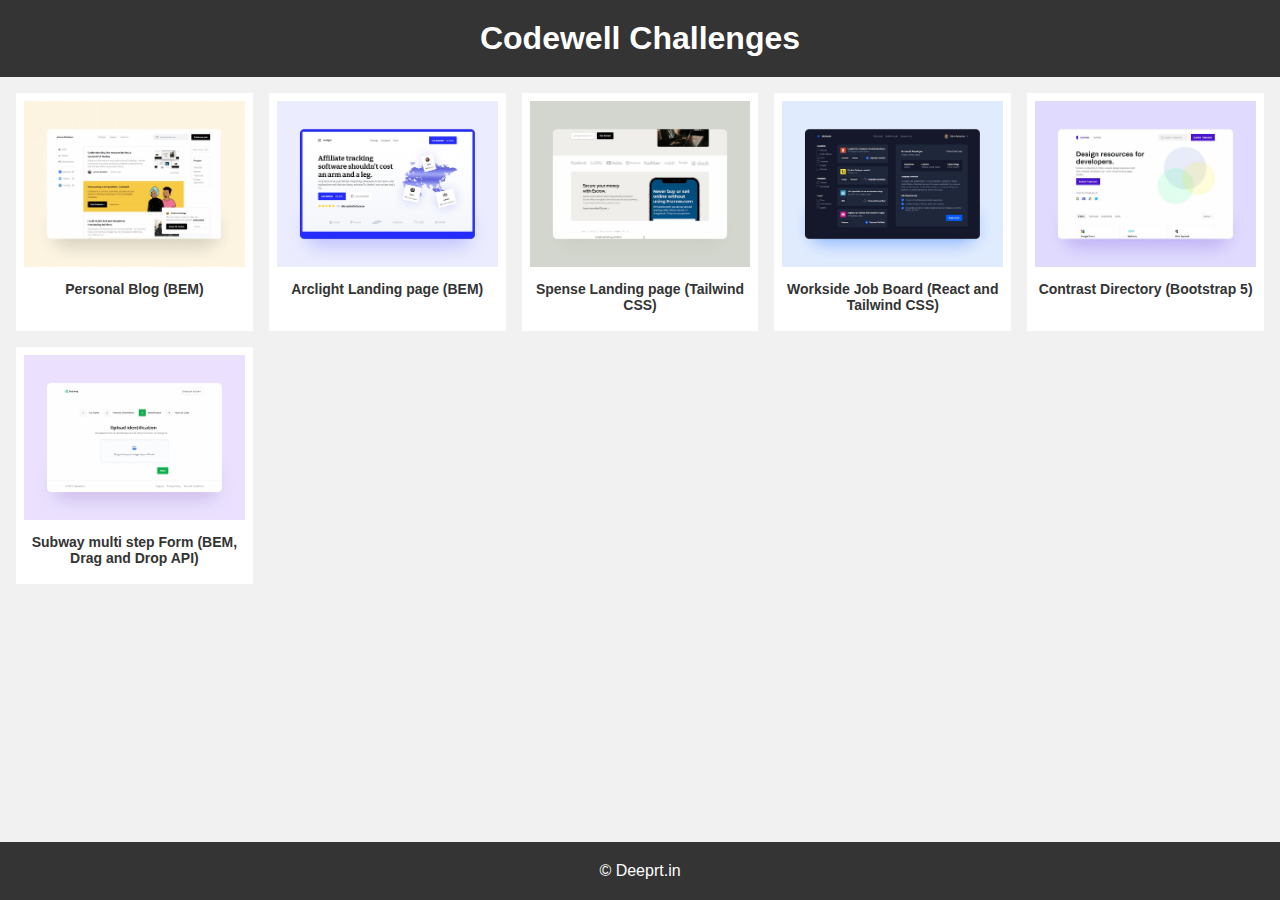
<file: index.html>
<!DOCTYPE html>
<html lang="en">

<head>
    <meta charset="UTF-8">
    <meta http-equiv="X-UA-Compatible" content="IE=edge">
    <meta name="viewport" content="width=device-width, initial-scale=1.0">
    <meta name="description" content="Codewell challenges developed by Deepart.">
    <meta name="keyword" content="Codewell challenges, Deepart, front-end development, codewell projects">
    <title>Codewell Challenges | Deepart</title>
    <style>
        * {
            margin: 0;
            padding: 0;
            box-sizing: border-box;
            font-family: Arial, Helvetica, sans-serif;
        }

        body {
            background-color: #f1f1f1;
        }

        main {
            padding: 16px;
            padding-bottom: 80px;
        }

        img {
            max-width: 100%;
            height: auto;
        }

        ul {
            display: grid;
            grid-gap: 16px;
            grid-template-columns: repeat(5, 1fr);
        }

        ul li {
            list-style: none;
            padding: 8px;
            background-color: #fff;
            transition: all .3s ease-in-out;
        }

        ul li:hover {
            box-shadow: 0 10px 10px rgba(0, 0, 0, .125);
        }

        ul li a {
            text-decoration: none;
            text-align: center;
            display: block;
        }

        ul li a p {
            font-size: 14px;
            margin-top: 10px;
            margin-bottom: 10px;
            font-weight: bold;
            color: #343434
        }


        header,
        footer {
            background-color: #343434;
            color: #fff;
            padding: 20px 16px;
            text-align: center;
            width: 100%;
        }

        footer {
            position: fixed;
            bottom: 0;
        }

        @media only screen and (max-width: 991px) {
            ul {
                grid-template-columns: repeat(4, 1fr);
            }
        }

        @media only screen and (max-width: 767px) {
            ul {
                grid-template-columns: repeat(3, 1fr);
            }
        }

        @media only screen and (max-width: 500px) {
            ul {
                grid-template-columns: repeat(1, 1fr);
            }
        }
    </style>
</head>

<body>
    <header>
        <h1>Codewell Challenges</h1>
    </header>
    <main>
        <ul>
            <li><a href="2021/personal-blog/" target="_blank" rel="noopener noreferrer"><img src="images/Personal_Blog_Slider_Thumbnail.jpg" alt="Personal Blog">
                <p>Personal Blog (BEM)</p></a></li>
            <li><a href="2021/arclight/" target="_blank" rel="noopener noreferrer"><img src="images/Arclight_Slider_Thumbnail.jpg" alt="Arclight Landing page">
                <p>Arclight Landing page (BEM)</p></a></li>
            <li><a href="2021/spense/" target="_blank" rel="noopener noreferrer"><img src="images/Spense_Thumbnail.jpg" alt="Spense Landing page">
                    <p>Spense Landing page (Tailwind CSS)</p>
                </a></li>
            <li><a href="https://bluedeepart.github.io/worksite-react-app/" target="_blank" rel="noopener noreferrer"><img src="images/Workside_Slider_Thumbnail.jpg" alt="Spense Landing page">
                    <p>Workside Job Board (React and Tailwind CSS)</p>
                </a></li>
            <li><a href="2022/contrast-directory/" target="_blank" rel="noopener noreferrer"><img src="images/Contrast_Slider_Thumbnail.jpg" alt="Contrast Directory">
                    <p>Contrast Directory (Bootstrap 5)</p>
                </a></li>
            <li><a href="2022/subway-multi-step-form/" target="_blank" rel="noopener noreferrer"><img src="images/Subway_Slider_Thumbnail.jpg" alt="Contrast Directory">
                    <p>Subway multi step Form (BEM, Drag and Drop API)</p>
                </a></li>
        </ul>
    </main>

    <footer>
        <p>&copy; <a href="http://deepart.in" target="_blank" rel="noopener noreferrer" style="color: inherit;text-decoration: none;">Deeprt.in</a></p>
    </footer>

</body>

</html>
</file>
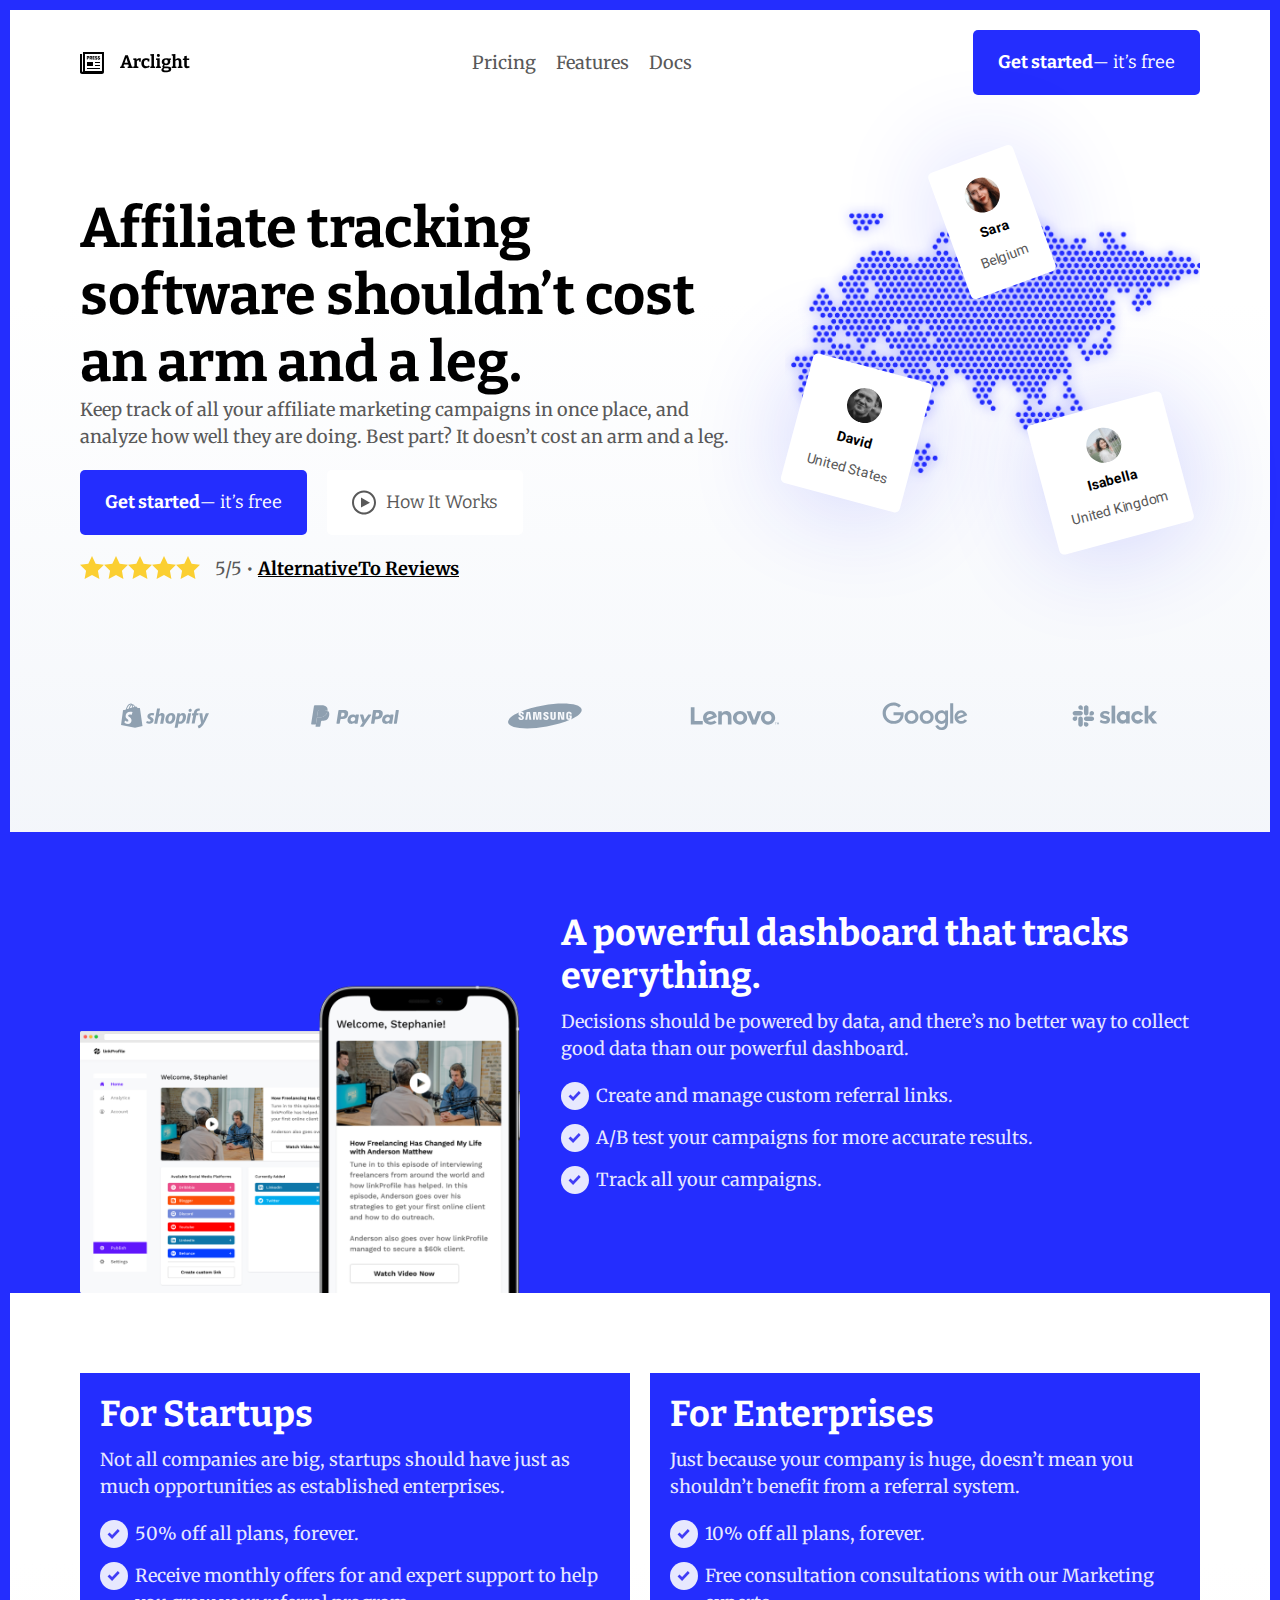
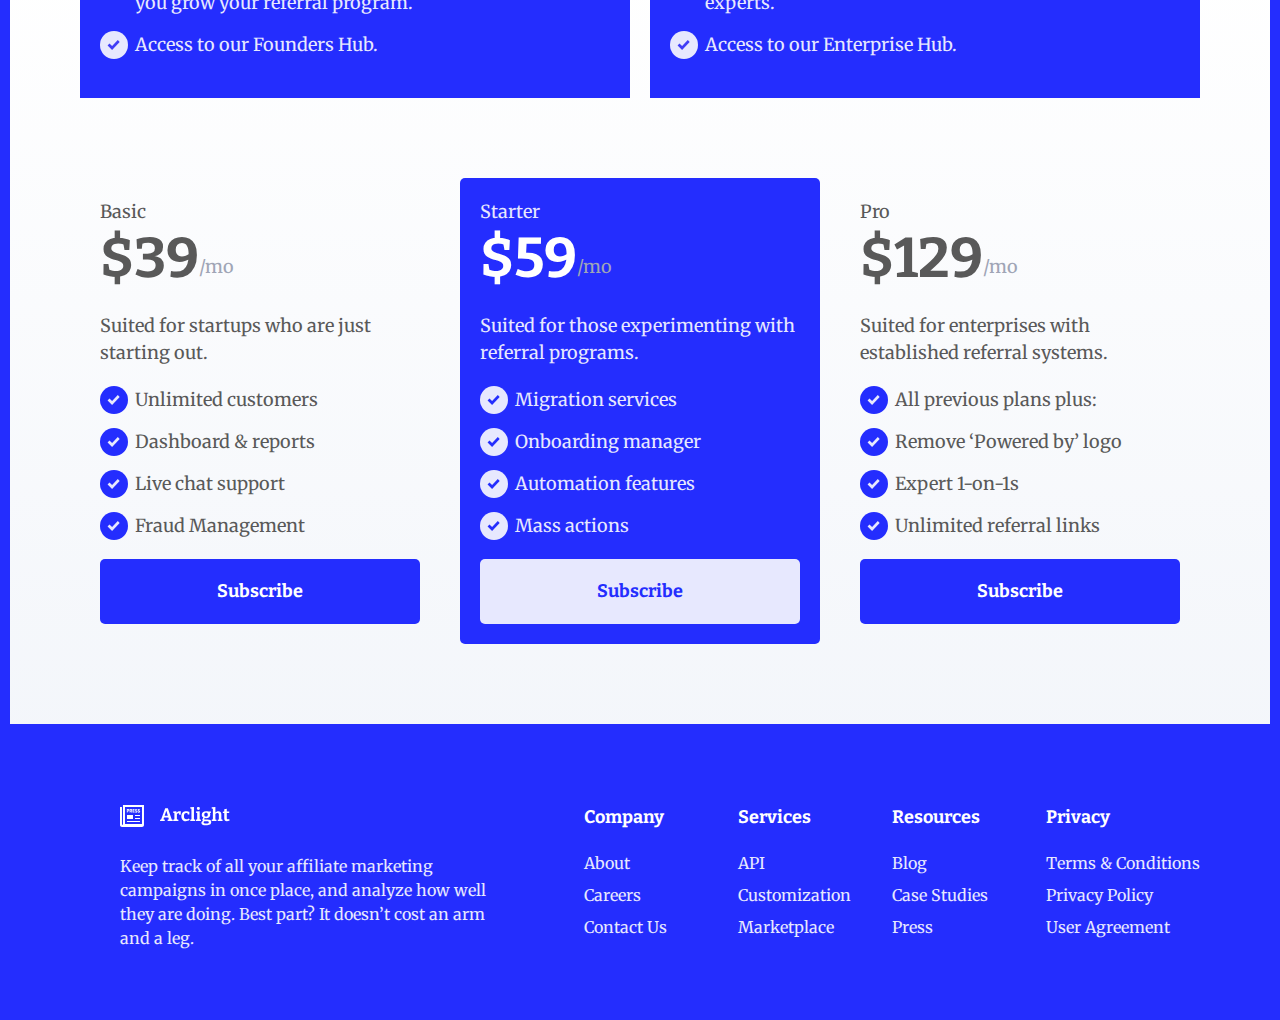
<file: arclight/index.html>
<!DOCTYPE html>
<html lang="en">

<head>
    <meta charset="UTF-8">
    <meta http-equiv="X-UA-Compatible" content="IE=edge">
    <meta name="viewport" content="width=device-width, initial-scale=1.0">
    <meta name="description" content="Arclight Landing Page, Codewell challenge done by Deepart.">
    <link rel="preconnect" href="https://fonts.googleapis.com">
    <link rel="preconnect" href="https://fonts.gstatic.com" crossorigin>
    <link href="https://fonts.googleapis.com/css2?family=Bitter:wght@400;700&family=Merriweather:wght@400;700&family=Roboto:wght@400;700&display=swap" rel="stylesheet">
    <link rel="stylesheet" href="Assets/style/style.min.css">
    <title>Arclight Landing Page | Codewell Challenge </title>
</head>

<body>
    <header class="header">
        <div class="container">
            <div class="header__wrapper">
                <div class="header__logo"><img src="Assets/images/Logo.svg" alt="Arclight"></div>
                <button class="btn btn--menu"><img src="Assets/images/HamburgerMenu.svg" alt="Hamburger Menu"></button>
                <nav class="header__nav">
                    <ul class="header__nav__list">
                        <li class="header__nav__item"><a href="#" class="header__nav__link" title="Pricing">Pricing</a></li>
                        <li class="header__nav__item"><a href="#" class="header__nav__link" title="Features">Features</a></li>
                        <li class="header__nav__item"><a href="#" class="header__nav__link" title="Docs">Docs</a></li>
                    </ul>
                </nav>
                <div class="header__cta">
                    <button class="btn btn--primary">Get started <span>— it’s free</span></button>
                </div>
            </div>
        </div>
    </header>

    <main>
        <section class="hero__banner">
            <div class="container">
                <div class="hero__banner__wrapper">
                    <div class="hero__banner__map">
                        <img src="Assets/images/Map.svg" alt="Map" class="hero__banner__map__img">
                        <div class="user user--1"><img src="Assets/images/user02.svg" alt="User 1" class="user__img">
                            <h4 class="user__name">Sara</h4>
                            <p class="user__location">
                                <!-- 🇧🇪 --> Belgium
                            </p>
                        </div>
                        <div class="user user--2"><img src="Assets/images/user01.svg" alt="User 2" class="user__img">
                            <h4 class="user__name">Isabella</h4>
                            <p class="user__location">
                                <!-- 🇬🇧 --> United Kingdom
                            </p>
                        </div>
                        <div class="user user--3"><img src="Assets/images/user03.svg" alt="User 3" class="user__img">
                            <h4 class="user__name">David</h4>
                            <p class="user__location">
                                <!-- 🇺🇸 --> United States
                            </p>
                        </div>
                    </div>

                    <div class="hero__banner__caption">
                        <h1>Affiliate tracking software shouldn’t cost an arm and a leg.</h1>
                        <p>Keep track of all your affiliate marketing campaigns in once place, and analyze how well they are doing. Best part? It doesn’t cost an arm and a leg.</p>
                        <div class="btn__wrapper">
                            <button class="btn btn--primary">Get started <span>— it’s free</span></button>
                            <button class="btn btn--secondary"><img src="Assets/images/Play.svg" alt=""> How It Works</button>
                        </div>
                        <div class="hero__banner__rating">
                            <ul class="hero__banner__rating__list">
                                <li class="hero__banner__rating__item"><svg width="24" height="25" viewBox="0 0 24 25" fill="none" xmlns="http://www.w3.org/2000/svg">
                                        <path d="M12 1.08701L15.668 8.65501L24 9.80601L17.936 15.634L19.416 23.913L12 19.946L4.583 23.913L6.064 15.634L0 9.80601L8.332 8.65501L12 1.08701Z" fill="#FBCF32" />
                                    </svg>
                                </li>
                                <li class="hero__banner__rating__item"><svg width="24" height="25" viewBox="0 0 24 25" fill="none" xmlns="http://www.w3.org/2000/svg">
                                        <path d="M12 1.08701L15.668 8.65501L24 9.80601L17.936 15.634L19.416 23.913L12 19.946L4.583 23.913L6.064 15.634L0 9.80601L8.332 8.65501L12 1.08701Z" fill="#FBCF32" />
                                    </svg>
                                </li>
                                <li class="hero__banner__rating__item"><svg width="24" height="25" viewBox="0 0 24 25" fill="none" xmlns="http://www.w3.org/2000/svg">
                                        <path d="M12 1.08701L15.668 8.65501L24 9.80601L17.936 15.634L19.416 23.913L12 19.946L4.583 23.913L6.064 15.634L0 9.80601L8.332 8.65501L12 1.08701Z" fill="#FBCF32" />
                                    </svg>
                                </li>
                                <li class="hero__banner__rating__item"><svg width="24" height="25" viewBox="0 0 24 25" fill="none" xmlns="http://www.w3.org/2000/svg">
                                        <path d="M12 1.08701L15.668 8.65501L24 9.80601L17.936 15.634L19.416 23.913L12 19.946L4.583 23.913L6.064 15.634L0 9.80601L8.332 8.65501L12 1.08701Z" fill="#FBCF32" />
                                    </svg>
                                </li>
                                <li class="hero__banner__rating__item"><svg width="24" height="25" viewBox="0 0 24 25" fill="none" xmlns="http://www.w3.org/2000/svg">
                                        <path d="M12 1.08701L15.668 8.65501L24 9.80601L17.936 15.634L19.416 23.913L12 19.946L4.583 23.913L6.064 15.634L0 9.80601L8.332 8.65501L12 1.08701Z" fill="#FBCF32" />
                                    </svg>
                                </li>
                            </ul>
                            <p class="hero__banner__rating__para">5/5 • <strong><a href="#" class="text--black">AlternativeTo Reviews</a></strong></p>
                        </div>
                    </div>
                </div>
                <div class="logo__list">
                    <div class="logo__list__item"><img src="Assets/images/Shopify.svg" alt="Shpify"></div>
                    <div class="logo__list__item"><img src="Assets/images/Paypal.svg" alt="Paypal"></div>
                    <div class="logo__list__item"><img src="Assets/images/Samsung.svg" alt="Samsung"></div>
                    <div class="logo__list__item"><img src="Assets/images/Lenovo.svg" alt="Lenovo"></div>
                    <div class="logo__list__item"><img src="Assets/images/Google.svg" alt="Google"></div>
                    <div class="logo__list__item"><img src="Assets/images/Slack.svg" alt="Slack"></div>
                </div>
            </div>
        </section>

        <section class="dashboard">
            <div class="container">
                <div class="col__left">
                    <img src="Assets/images/Dashboard.png" alt="Dashboard">
                </div>
                <div class="col__right">
                    <h3>A powerful dashboard that tracks everything.</h3>
                    <p>Decisions should be powered by data, and there’s no better way to collect good data than our powerful dashboard.</p>
                    <ul>
                        <li>Create and manage custom referral links.</li>
                        <li>A/B test your campaigns for more accurate results.</li>
                        <li>Track all your campaigns.</li>
                    </ul>
                </div>
            </div>
        </section>


        <div class="bg-linear">
            <section class="features">
                <div class="container">
                    <div class="col__left">
                        <h3>For Startups</h3>
                        <p>Not all companies are big, startups should have just as much opportunities as established enterprises.</p>
                        <ul>
                            <li>50% off all plans, forever.</li>
                            <li>Receive monthly offers for and expert support to help you grow your referral program.</li>
                            <li>Access to our <a href="#" title="Founders Hub.">Founders Hub.</a></li>
                        </ul>
                    </div>
                    <div class="col__right">
                        <h3>For Enterprises</h3>
                        <p>Just because your company is huge, doesn’t mean you shouldn’t benefit from a referral system.</p>
                        <ul>
                            <li>10% off all plans, forever.</li>
                            <li>Free consultation consultations with our Marketing experts.</li>
                            <li>Access to our <a href="#" title="Enterprise Hub.">Enterprise Hub.</a></li>
                        </ul>
                    </div>
                </div>
            </section>

            <section class="price">
                <div class="container">
                    <div class="col__price col__price--basic">
                        <p>Basic</p>
                        <div class="col__price__heading">
                            <h2>$39</h2>
                            <p>/mo</p>
                        </div>
                        <p>Suited for startups who are just starting out.</p>
                        <ul>
                            <li>Unlimited customers</li>
                            <li>Dashboard & reports</li>
                            <li>Live chat support</li>
                            <li>Fraud Management</li>
                        </ul>
                        <button class="btn btn--primary btn-w-100">Subscribe</button>
                    </div>
                    <div class="col__price col__price--starter col__price--active">
                        <p>Starter</p>
                        <div class="col__price__heading">
                            <h2>$59</h2>
                            <p>/mo</p>
                        </div>
                        <p>Suited for those experimenting with referral programs.</p>
                        <ul>
                            <li>Migration services</li>
                            <li>Onboarding manager</li>
                            <li>Automation features</li>
                            <li>Mass actions</li>
                        </ul>
                        <button class="btn btn--primary btn-w-100">Subscribe</button>
                    </div>
                    <div class="col__price col__price--pro">
                        <p>Pro</p>
                        <div class="col__price__heading">
                            <h2>$129</h2>
                            <p>/mo</p>
                        </div>
                        <p>Suited for enterprises with established referral systems.</p>
                        <ul>
                            <li>All previous plans plus:</li>
                            <li>Remove ‘Powered by’ logo</li>
                            <li>Expert 1-on-1s</li>
                            <li>Unlimited referral links</li>
                        </ul>
                        <button class="btn btn--primary btn-w-100">Subscribe</button>
                    </div>
                </div>
            </section>
        </div>
    </main>

    <footer class="footer">
        <div class="container">
            <div class="footer__info">
                <img src="Assets/images/LogoWhite.svg" alt="Logo" class="footer__logo">
                <p>Keep track of all your affiliate marketing campaigns in once place, and analyze how well they are doing. Best part? It doesn’t cost an arm and a leg.</p>
            </div>
            <div class="footer__list__container">
                <div class="footer__list">
                    <h4>Company</h4>
                    <ul>
                        <li><a href="#">About</a></li>
                        <li><a href="#">Careers</a></li>
                        <li><a href="#">Contact Us</a></li>
                    </ul>
                </div>
                <div class="footer__list">
                    <h4>Services</h4>
                    <ul>
                        <li><a href="#">API</a></li>
                        <li><a href="#">Customization</a></li>
                        <li><a href="#">Marketplace</a></li>
                    </ul>
                </div>
                <div class="footer__list">
                    <h4>Resources</h4>
                    <ul>
                        <li><a href="#">Blog</a></li>
                        <li><a href="#">Case Studies</a></li>
                        <li><a href="#">Press</a></li>
                    </ul>
                </div>
                <div class="footer__list">
                    <h4>Privacy</h4>
                    <ul>
                        <li><a href="#">Terms & Conditions</a></li>
                        <li><a href="#">Privacy Policy</a></li>
                        <li><a href="#">User Agreement</a></li>
                    </ul>
                </div>
            </div>
        </div>
    </footer>

    <script src="Assets/js/main.js"></script>
</body>

</html>
</file>
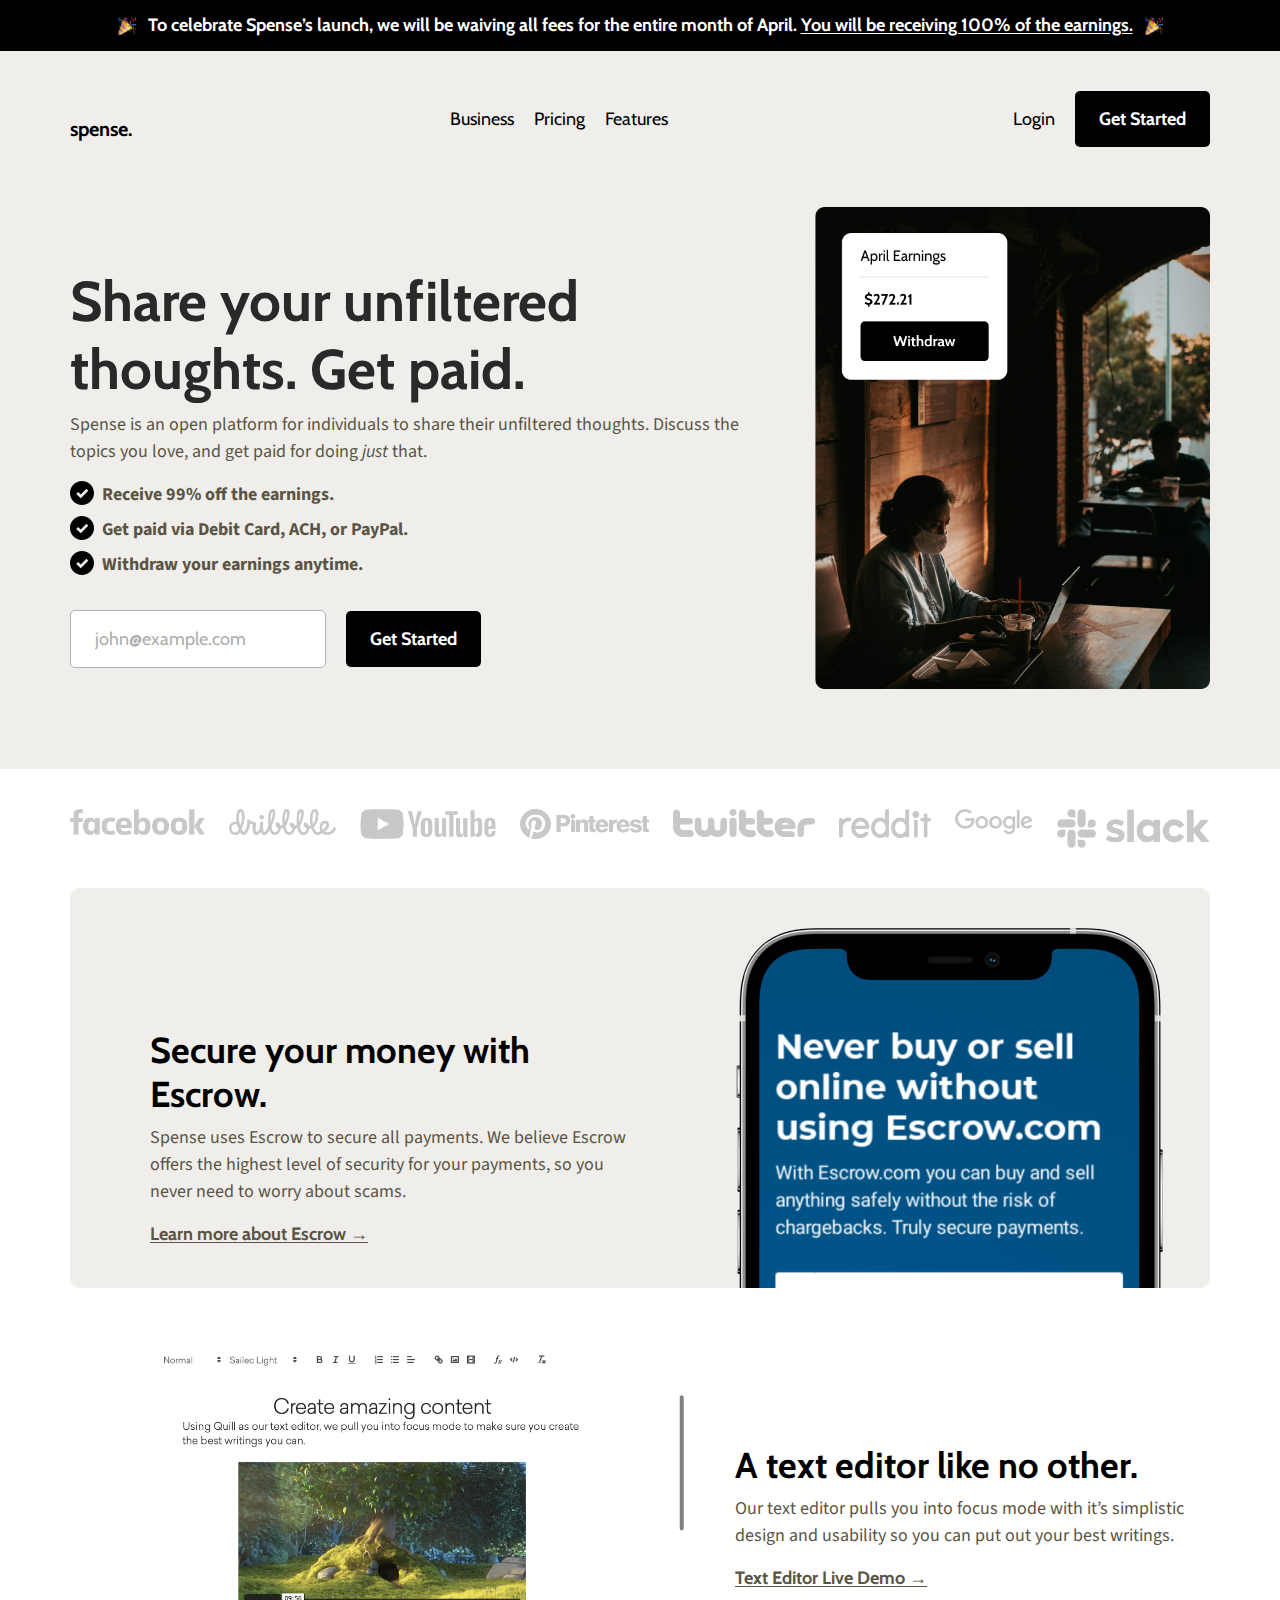
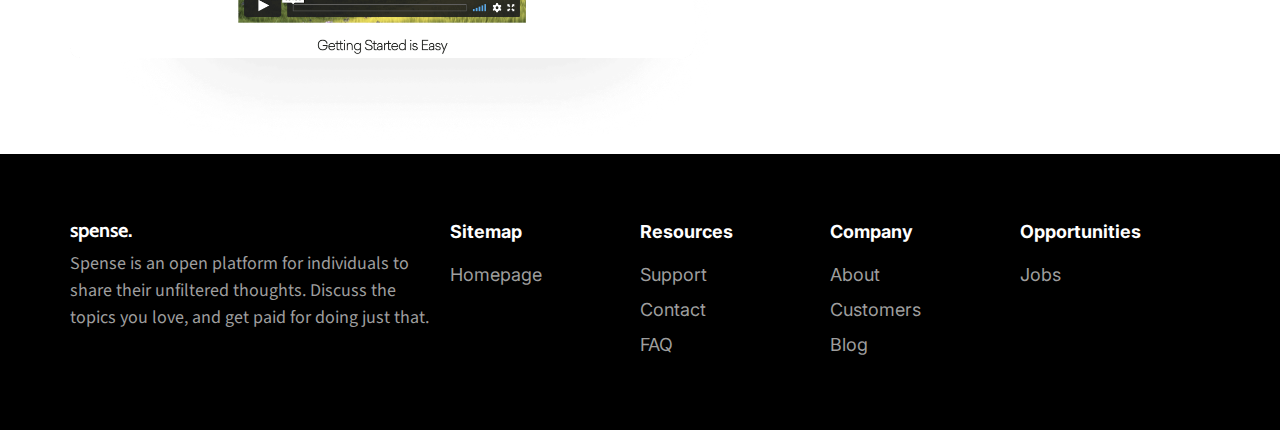
<file: spense/index.html>
<!DOCTYPE html>
<html lang="en">

<head>
    <meta charset="UTF-8">
    <meta http-equiv="X-UA-Compatible" content="IE=edge">
    <meta name="viewport" content="width=device-width, initial-scale=1.0">
    <meta name="keywords" content="Spense Landing Page, Codewell Challenge, Deepart, Front-end Developer">
    <meta name="description" content="Spense Landing Page, a Codewell challenge developed by Deepart.">
    <link rel="preconnect" href="https://fonts.googleapis.com">
    <link rel="preconnect" href="https://fonts.gstatic.com" crossorigin>
    <link href="https://fonts.googleapis.com/css2?family=Cabin:wght@400;700&family=Inter:wght@400;700&family=Source+Sans+Pro:wght@400;700&display=swap" rel="stylesheet">
    <link rel="stylesheet" href="Assets/css/style.css">
    <title>Spense Landing Page | Codewell Challenge</title>
</head>

<body class="font-source text-base">

    <!-- header -->
    <header class="bg-black text-white py-5 md:py-3 text-center font-cabin">
        <div class="container max-w-full xl:max-w-screen-xl flex justify-center">
            <div class="font-bold"><img src="Assets/images/celebrate.svg" alt="celebrate" class="mr-2 inline"> <span class="inline">To celebrate Spense’s launch, we will be waiving all fees for the entire month of April. <a href="#" class="underline font-bold underline-offset-2">You will be receiving 100% of the earnings.</a></span> <img src="Assets/images/celebrate.svg" alt="celebrate" class="ml-2 inline"></>
            </div>
        </div>
    </header>

    <!-- nav -->
    <nav class="py-10 bg-prime-100">
        <div class="container max-w-full xl:max-w-screen-xl">
            <div class="flex justify-between items-center relative">
                <h1 class="text-lg font-bold text-black font-cabin lg:w-1/3 leading-4">spense.</h1>
                <div class="hidden w-full lg:w-2/3 lg:flex lg:justify-between lg:items-center absolute lg:static bg-prime-100 lg:bg-transparent left-0 top-10 pb-5 lg:mb-0" id="primary-menu">
                    <ul class="font-cabin text-black cursor-pointer hover:text-prime-800 lg:flex lg:justify-between lg:items-center lg:space-x-5">
                        <li class="mb-4 lg:mb-0">Business</li>
                        <li class="mb-4 lg:mb-0">Pricing</li>
                        <li class="mb-4 lg:mb-0">Features</li>
                    </ul>
                    <ul class="font-cabin text-black cursor-pointer hover:text-prime-800 lg:flex lg:justify-between lg:items-center lg:space-x-5">
                        <li class="mb-4 lg:mb-0">Login</li>
                        <li class="mb-4 lg:mb-0"><button role="button" class="leading-6 py-4 px-6 bg-black text-white rounded-5 font-bold mxs:w-full lg:w-auto w-full">Get Started</button></li>
                    </ul>
                </div>
                <div class="lg:hidden" id="menu-btn">
                    <img src="Assets/images/hamburger-menu.svg" alt="menu" class="cursor-pointer">
                </div>
            </div>
        </div>
    </nav>

    <main>
        <!-- banner -->
        <section class="pb-10 bg-prime-100 text-prime-700">
            <div class="container max-w-full xl:max-w-screen-xl lg:flex lg:items-center">
                <picture class="mb-10 block lg:w-6/12 lg:order-2 lg:ml-8">
                    <source media="(min-width: 62rem)" srcset="Assets/images/hero-image-lg.png">
                    <source media="(min-width: 48rem)" srcset="Assets/images/hero-image-md.png">
                    <img src="Assets/images/hero-image-sm.png" alt="Hero image">
                </picture>
                <div class="lg:order-1">
                    <h2 class="text-xl md:text-2xl font-bold text-prime-800 mb-2 font-cabin">Share your unfiltered thoughts. Get paid.</h2>
                    <p class="mb-4">Spense is an open platform for individuals to share their unfiltered thoughts. Discuss the topics you love, and get paid for doing <em>just</em> that.</p>
                    <ul class="list-checkmark font-bold mb-8">
                        <li class="before:bg-checkmark before:absolute before:top-0 before:left-0 before:w-6 before:h-6 relative pl-8 mb-2">Receive 99% off the earnings.</li>
                        <li class="before:bg-checkmark before:absolute before:top-0 before:left-0 before:w-6 before:h-6 relative pl-8 mb-2">Get paid via Debit Card, ACH, or PayPal.</li>
                        <li class="before:bg-checkmark before:absolute before:top-0 before:left-0 before:w-6 before:h-6 relative pl-8">Withdraw your earnings anytime.</li>
                    </ul>
                    <div class="xs:w-fullflex xs:space-x-4 font-cabin">
                        <input type="text" placeholder="john@example.com" class="placeholder:text-prime-500 border border-prime-400 rounded-5 py-4 px-6 leading-6 w-64 mxs:w-full mxs:mb-4">
                        <button role="button" class="leading-6 py-4 px-6 bg-black text-white rounded-5 font-bold mxs:w-full">Get Started</button>
                    </div>
                </div>
            </div>
        </section>


        <!-- logo slider -->
        <section class="py-10">
            <div class="container max-w-full xl:max-w-screen-xl flex space-x-6" id="logo-slider">
                <div class=""><img src="Assets/images/facebook-logo.png" alt="facebook"></div>
                <div class=""><img src="Assets/images/dribbble-logo.png" alt="dribble"></div>
                <div class=""><img src="Assets/images/youtube-logo.png" alt="youtube"></div>
                <div class="hidden md:block"><img src="Assets/images/pinterest-logo.png" alt="pinterest"></div>
                <div class="hidden md:block"><img src="Assets/images/twitter-logo.png" alt="twitter"></div>
                <div class="hidden lg:block"><img src="Assets/images/reddit-logo.png" alt="reddit"></div>
                <div class="hidden lg:block"><img src="Assets/images/google-logo.png" alt="google"></div>
                <div class="hidden lg:block"><img src="Assets/images/slack-logo.png" alt="slack"></div>
            </div>
        </section>


        <!-- escrow -->
        <section>
            <div class="container max-w-full xl:max-w-screen-xl">
                <div class="bg-prime-100 text-prime-700 px-10 pt-10 rounded-10 lg:flex lg:items-end">
                    <div class="lg:w-7/12 lg:p-10 lg:pr-20">
                        <h2 class="text-xl text-black font-bold font-cabin mb-2">Secure your money with Escrow.</h2>
                        <p class="mb-4">Spense uses Escrow to secure all payments. We believe Escrow offers the highest level of security for your payments, so you never need to worry about scams.</p>
                        <p><a href="#" class="font-bold font-cabin underline underline-offset-2">Learn more about Escrow →</a></p>
                    </div>
                    <div class=" lg:w-5/12">
                        <picture class="flex justify-center">
                            <source media="(min-width: 62rem)" srcset="Assets/images/iphone-mockup.png">
                            <img src="Assets/images/phone-mockup-sm.png" alt="Phone">
                        </picture>
                    </div>
                </div>
            </div>
        </section>

        <!-- text editor -->
        <section class="pt-8 text-prime-700">
            <div class="container max-w-full xl:max-w-screen-xl lg:flex lg:items-center">
                <div class="mb-8 lg:mb-0 lg:order-2 lg:w-5/12 lg:-mt-10">
                    <h2 class="text-xl text-black font-bold font-cabin mb-2">A text editor like no other.</h2>
                    <p class="mb-4">Our text editor pulls you into focus mode with it’s simplistic design and usability so you can put out your best writings.</p>
                    <p><a href="#" class="font-bold underline font-cabin underline-offset-2">Text Editor Live Demo →</a></p>
                </div>
                <div class="lg:order-1 lg:w-7/12">
                    <img src="Assets/images/text-editor.png" alt="Phone" class="block mx-auto">
                </div>
            </div>
        </section>

    </main>

    <!-- footer -->
    <footer class="bg-black text-prime-600 pt-16 pb-8">
        <div class="container max-w-full xl:max-w-screen-xl flex flex-wrap">
            <div class="mb-8 w-full md:w-6/12 lg:w-4/12 md:order-1 sm:pr-4">
                <h3 class="text-lg font-cabin font-bold text-white mb-2">spense.</h3>
                <p>Spense is an open platform for individuals to share their unfiltered thoughts. Discuss the topics you love, and get paid for doing just that.</p>
            </div>
            <div class="mb-8 w-6/12 md:w-3/12 lg:w-2/12 md:order-4">
                <h3 class="font-inter font-lg font-bold text-white mb-4">Company</h3>
                <ul class="font-inter">
                    <li class="mb-2 hover:text-white cursor-pointer">About</li>
                    <li class="mb-2 hover:text-white cursor-pointer">Customers</li>
                    <li class="mb-2 hover:text-white cursor-pointer">Blog</li>
                </ul>
            </div>
            <div class="mb-8 w-6/12 md:w-3/12 lg:w-2/12 md:order-5">
                <h3 class="font-inter font-lg font-bold text-white mb-4">Opportunities</h3>
                <ul class="font-inter">
                    <li class="mb-2 hover:text-white cursor-pointer">Jobs</li>
                </ul>
            </div>
            <div class="mb-8 w-6/12 md:w-3/12 lg:w-2/12 md:order-2">
                <h3 class="font-inter font-lg font-bold text-white mb-4">Sitemap</h3>
                <ul class="font-inter">
                    <li class="mb-2 hover:text-white cursor-pointer">Homepage</li>
                </ul>
            </div>
            <div class="mb-8 w-6/12 md:w-3/12 lg:w-2/12 md:order-3">
                <h3 class="font-inter font-lg font-bold text-white mb-4">Resources</h3>
                <ul class="font-inter">
                    <li class="mb-2 hover:text-white cursor-pointer">Support</li>
                    <li class="mb-2 hover:text-white cursor-pointer">Contact</li>
                    <li class="mb-2 hover:text-white cursor-pointer">FAQ</li>
                </ul>
            </div>
        </div>
    </footer>

    <script src="Assets/js/script.js"></script>
</body>

</html>
</file>
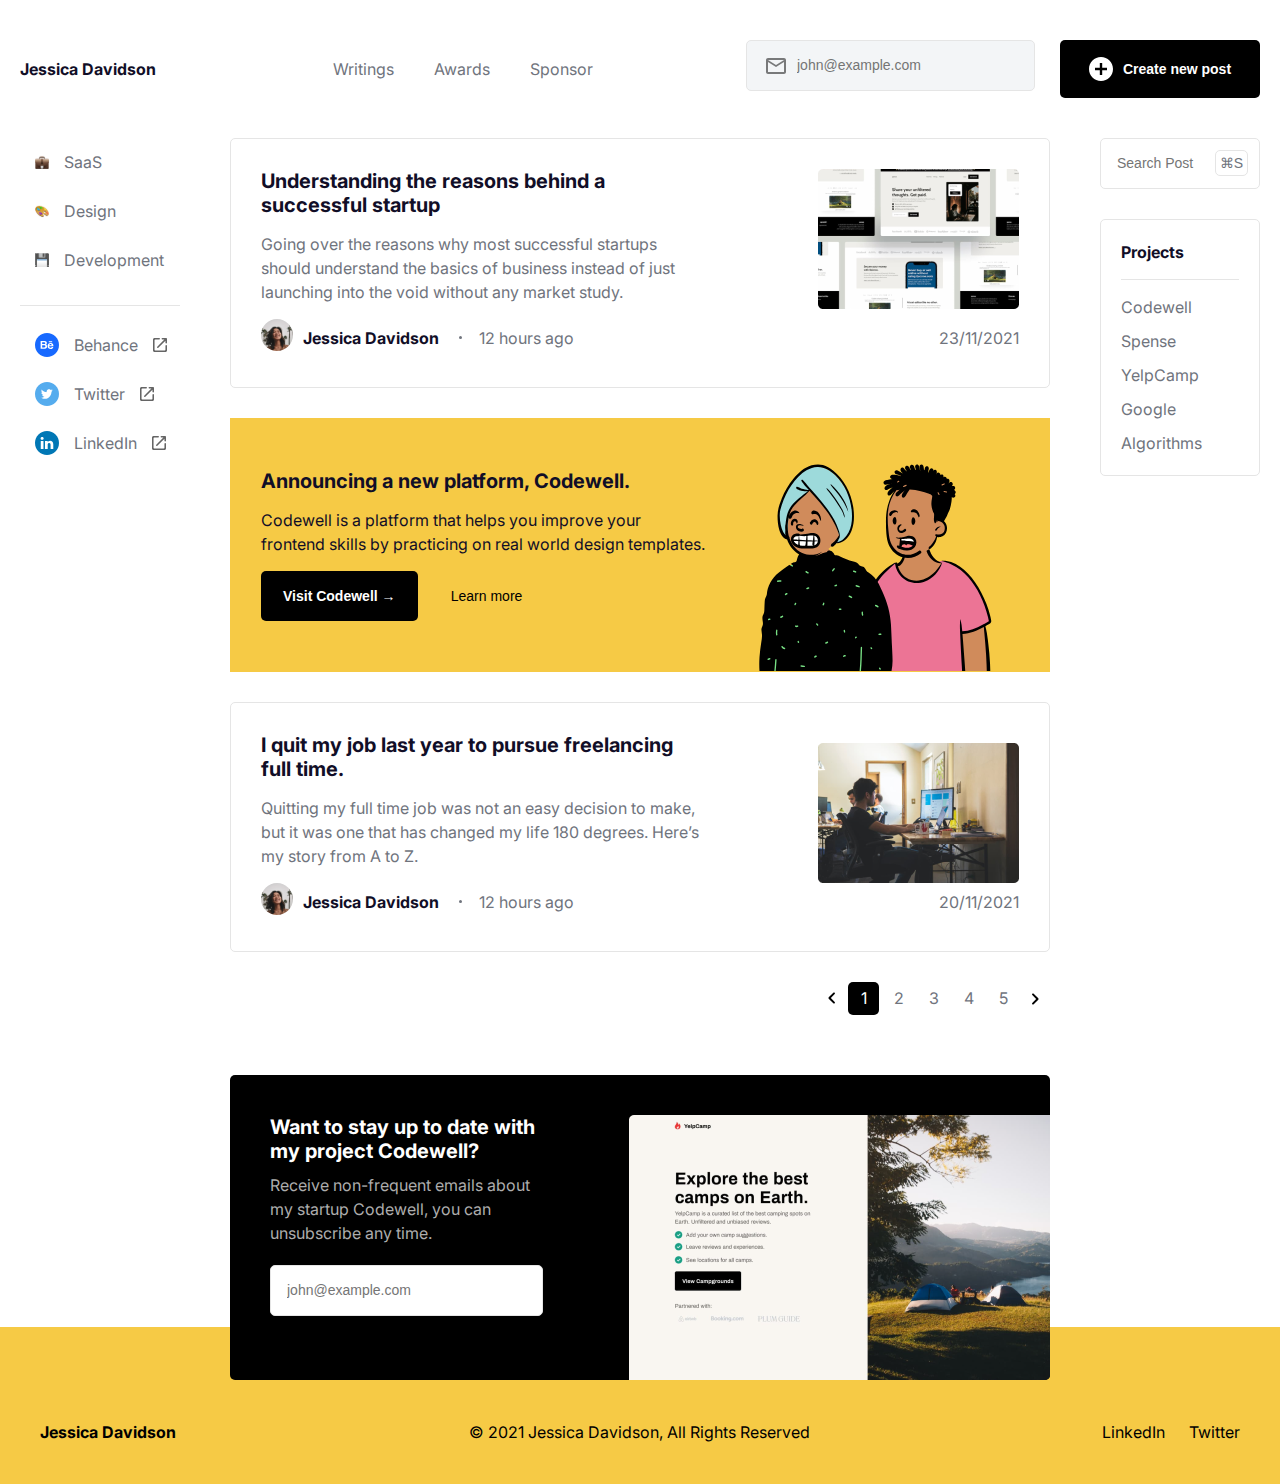
<file: 2021/personal-blog/index.html>
<!DOCTYPE html>
<html lang="en">

<head>
    <meta charset="UTF-8">
    <meta http-equiv="X-UA-Compatible" content="IE=edge">
    <meta name="viewport" content="width=device-width, initial-scale=1.0">
    <link rel="preconnect" href="https://fonts.googleapis.com">
    <link rel="preconnect" href="https://fonts.gstatic.com" crossorigin>
    <link href="https://fonts.googleapis.com/css2?family=Inter:wght@400;700&display=swap" rel="stylesheet">
    <link rel="stylesheet" href="assets/css/style.min.css">
    <title>Personal Blog</title>
</head>

<body>

    <!-- header start -->
    <header class="navbar">
        <div class="container">
            <div class="navbar__brand">Jessica Davidson</div>
            <nav class="navbar__menu">
                <button class="btn btn--close"><img src="assets/Icons/general-icons/Add.svg" alt="Add"></button>
                <ul class="navbar__list">
                    <li class="navbar__list__item"><a href="" class="navbar__list__link">Writings</a></li>
                    <li class="navbar__list__item"><a href="" class="navbar__list__link">Awards</a></li>
                    <li class="navbar__list__item"><a href="" class="navbar__list__link">Sponsor</a></li>
                </ul>
                <form class="navbar__form">
                    <div class="form__group">
                        <label class="form__label">Subscribe</label>
                        <input type="text" class="form__input form__input--gray" placeholder="john@example.com">
                        <img src="assets/Icons/general-icons/Email.svg" alt="email">
                    </div>
                    <button class="btn btn--primary" type="submit"><img src="assets/Icons/general-icons/Add.svg" alt="Add"> Create new post</button>
                </form>
            </nav>
            <button id="menu__icon" class="btn"><img src="assets/Icons/general-icons/Menu.svg" alt="Menu"></button>
        </div>
    </header>
    <!-- header end -->

    <!-- main start -->
    <main class="main">

        <div class="container">
            <div class="main__wrapper">
                <aside class="col__left">
                    <ul class="categ__list">
                        <li class="categ__list__item"><a href="#" class="categ__list__link"><img src="assets/Emojis/Emoji.svg" alt="SaaS">SaaS</a></li>
                        <li class="categ__list__item"><a href="#" class="categ__list__link"><img src="assets/Emojis/Emoji-1.svg" alt="Design">Design</a></li>
                        <li class="categ__list__item"><a href="#" class="categ__list__link"><img src="assets/Emojis/Emoji-2.svg" alt="Development">Development</a></li>
                    </ul>
                    <div class="seperator"></div>
                    <ul class="social__list">
                        <li class="social__list__item"><a href="#" class="social__list__link"><img src="assets/Icons/social-icons/Behance.svg" alt="Behance">Behance<img src="assets/Icons/general-icons/new-window.svg"></a></li>
                        <li class="social__list__item"><a href="#" class="social__list__link"><img src="assets/Icons/social-icons/Twitter.svg" alt="Twitter">Twitter<img src="assets/Icons/general-icons/new-window.svg"></a></li>
                        <li class="social__list__item"><a href="#" class="social__list__link"><img src="assets/Icons/social-icons/LinkedIn.svg" alt="LinkedIn">LinkedIn<img src="assets/Icons/general-icons/new-window.svg"></a></li>
                    </ul>
                </aside>

                <section class="col__center blog">
                    <article class="blog__post">
                        <div class="blog__post__wrapper">
                            <div class="blog__post__info order-md-2">
                                <h2>Understanding the reasons behind a successful startup</h2>
                                <p>Going over the reasons why most successful startups should understand the basics of business instead of just launching into the void without any market study.</p>
                            </div>
                            <picture>
                                <source media="(min-width: 768px)" srcset="assets/Images/post-image.png" sizes="100vw">
                                <img src="assets/Images/post-image-mob.png" alt="Post 2">
                            </picture>
                        </div>
                        <div class="blog__post__footer">
                            <div class="blog__post__byline">
                                <div class="author">
                                    <div class="author__avatar">
                                        <img src="assets/Avatars/User.svg" alt="Avatar">
                                    </div>
                                    <p>Jessica Davidson</p>
                                </div>
                                <div class="blog__post__timestamp">
                                    <p>12 hours ago</p>
                                </div>
                            </div>
                            <div class="blog__post__date">
                                <p>23/11/2021</p>
                            </div>
                        </div>
                    </article>

                    <article class="announcement">
                        <div class="announcement__wrapper">
                            <div class="announcement__info">
                                <h2>Announcing a new platform, Codewell.</h2>
                                <p>Codewell is a platform that helps you improve your frontend skills by practicing on real world design templates.</p>
                                <div class="button__wrapper">
                                    <button class="btn btn--primary">Visit Codewell →</button>
                                    <button class="btn btn--transparent">Learn more</button>
                                </div>
                            </div>
                            <div class="announcement__img">
                                <img src="assets/Images/Illustration.svg" alt="Illustration">
                            </div>
                        </div>
                    </article>

                    <article class="blog__post">
                        <div class="blog__post__wrapper">
                            <div class="blog__post__info order-md-2">
                                <h2>I quit my job last year to pursue freelancing full time.</h2>
                                <p>Quitting my full time job was not an easy decision to make, but it was one that has changed my life 180 degrees. Here’s my story from A to Z.</p>
                            </div>
                            <div class="blog__post__img order-md-1">
                                <picture>
                                    <source media="(min-width: 768px)" srcset="assets/Images/post-image-1.png" sizes="100vw">
                                    <img src="assets/Images/post-image-mob.png" alt="Post 2">
                                </picture>
                            </div>
                        </div>
                        <div class="blog__post__footer">
                            <div class="blog__post__byline">
                                <div class="author">
                                    <div class="author__avatar">
                                        <img src="assets/Avatars/User.svg" alt="Avatar">
                                    </div>
                                    <p>Jessica Davidson</p>
                                </div>
                                <div class="blog__post__timestamp">
                                    <p>12 hours ago</p>
                                </div>
                            </div>
                            <div class="blog__post__date">
                                <p>20/11/2021</p>
                            </div>
                        </div>
                    </article>

                    <div class="pagin">
                        <div class="pagin__icon pagin__icon--left">
                            <img src="assets/Icons/general-icons/arrow-right.svg" alt="Arrow">
                        </div>
                        <ul class="pagin__list">
                            <li class="pagin__list__item pagin__list__item--active">1</li>
                            <li class="pagin__list__item">2</li>
                            <li class="pagin__list__item">3</li>
                            <li class="pagin__list__item">4</li>
                            <li class="pagin__list__item">5</li>
                        </ul>
                        <div class="pagin__icon pagin__icon--right">
                            <img src="assets/Icons/general-icons/arrow-right.svg" alt="Arrow">
                        </div>
                    </div>
                </section>

                <aside class="col__right">
                    <form class="search__post__form">
                        <div class="form__group">
                            <label class="form__label">&sube;</label>
                            <input type="text" class="form__input" placeholder="Search Post">
                        </div>
                        <button class="btn">⌘S</button>
                    </form>
                    <div class="project">
                        <h3>Projects</h3>
                        <div class="seperator"></div>
                        <ul class="project__list">
                            <li class="project__list__item"><a href="#" class="project__list__link">Codewell</a></li>
                            <li class="project__list__item"><a href="#" class="project__list__link">Spense</a></li>
                            <li class="project__list__item"><a href="#" class="project__list__link">YelpCamp</a></li>
                            <li class="project__list__item"><a href="#" class="project__list__link">Google</a></li>
                            <li class="project__list__item"><a href="#" class="project__list__link">Algorithms</a></li>
                        </ul>
                    </div>
                </aside>

                <!-- cookie start -->
                <div class="cookie">
                    <div class="cookie__wrapper">
                        <h3><img src="assets/Emojis/Emoji-3.svg" alt=""> Cookie Settings</h3>
                        <p>We use cookies, some of them are essential others are optional. <a href="#" id="expand-cookie">Learn more</a></p>
                    </div>
                    <ul class="cookie__option">
                        <li class="cookie__option__item">
                            <div class="cookie__prefrense">
                                <div class="cookie__prefrense__wrapper">
                                    <h3>Necessary Cookies</h3>
                                    <p>These cookies are necessary and cannot be disabled.</p>
                                </div>
                                <div class="cookie__prefrense__selector">
                                    <input type="checkbox" name="cookie" id="pref1">
                                    <label for="pref1">Necessary Cookies</label>
                                </div>
                            </div>
                        </li>
                        <li class="cookie__option__item">
                            <div class="cookie__prefrense">
                                <div class="cookie__prefrense__wrapper">
                                    <h3>Analytics</h3>
                                    <p>Used by advertising partners to serve you meaningful ads.</p>
                                </div>
                                <div class="cookie__prefrense__selector">
                                    <input type="checkbox" name="cookie" id="pref2">
                                    <label for="pref2">Analytics</label>
                                </div>
                            </div>
                        </li>
                        <li class="cookie__option__item">
                            <div class="cookie__prefrense">
                                <div class="cookie__prefrense__wrapper">
                                    <h3>Preferences</h3>
                                    <p>We use this to personalize your web experience.</p>
                                </div>
                                <div class="cookie__prefrense__selector">
                                    <input type="checkbox" name="cookie" id="pref3">
                                    <label for="pref3">Preferences</label>
                                </div>
                            </div>
                        </li>
                    </ul>
                    <div class="button__group">
                        <button class="btn btn--primary">Accept All Cookies</button>
                        <button class="btn btn--secondary">Decline</button>
                    </div>
                </div>
                <!-- cookie end -->

            </div>

        </div>
    </main>
    <!-- main end -->


    <!-- footer start -->
    <footer class="footer">
        <div class="container">
            <div class="footer__subscribe mb-40">
                <div class="footer__subscribe__left mb-40">
                    <h2>Want to stay up to date with my project Codewell?</h2>
                    <p class="mb-20">Receive non-frequent emails about my startup Codewell, you can unsubscribe any time.</p>
                    <form class="footer__subscribe__left__form">
                        <div class="form__group d-center">
                            <label class="form__label">Newsletter</label>
                            <input type="text" class="form__input" placeholder="john@example.com">
                        </div>
                    </form>
                </div>
                <div class="footer__subscribe__right">
                    <img src="assets/Images/newsletter-image.png" alt="Newsletter">
                </div>
            </div>

            <div class="footer__info">
                <div class="footer__logo mb-20">
                    Jessica Davidson
                </div>
                <div class="footer__copyright mb-20">
                    © 2021 Jessica Davidson, All Rights Reserved
                </div>
                <ul class="footer__list">
                    <li class="footer__list__item"><a href="#" class="footer__list__link">LinkedIn</a></li>
                    <li class="footer__list__item"><a href="#" class="footer__list__link">Twitter</a></li>
                </ul>
            </div>
        </div>
    </footer>
    <!-- footer End -->

    <script src="assets/js/main.js"></script>
</body>

</html>
</file>
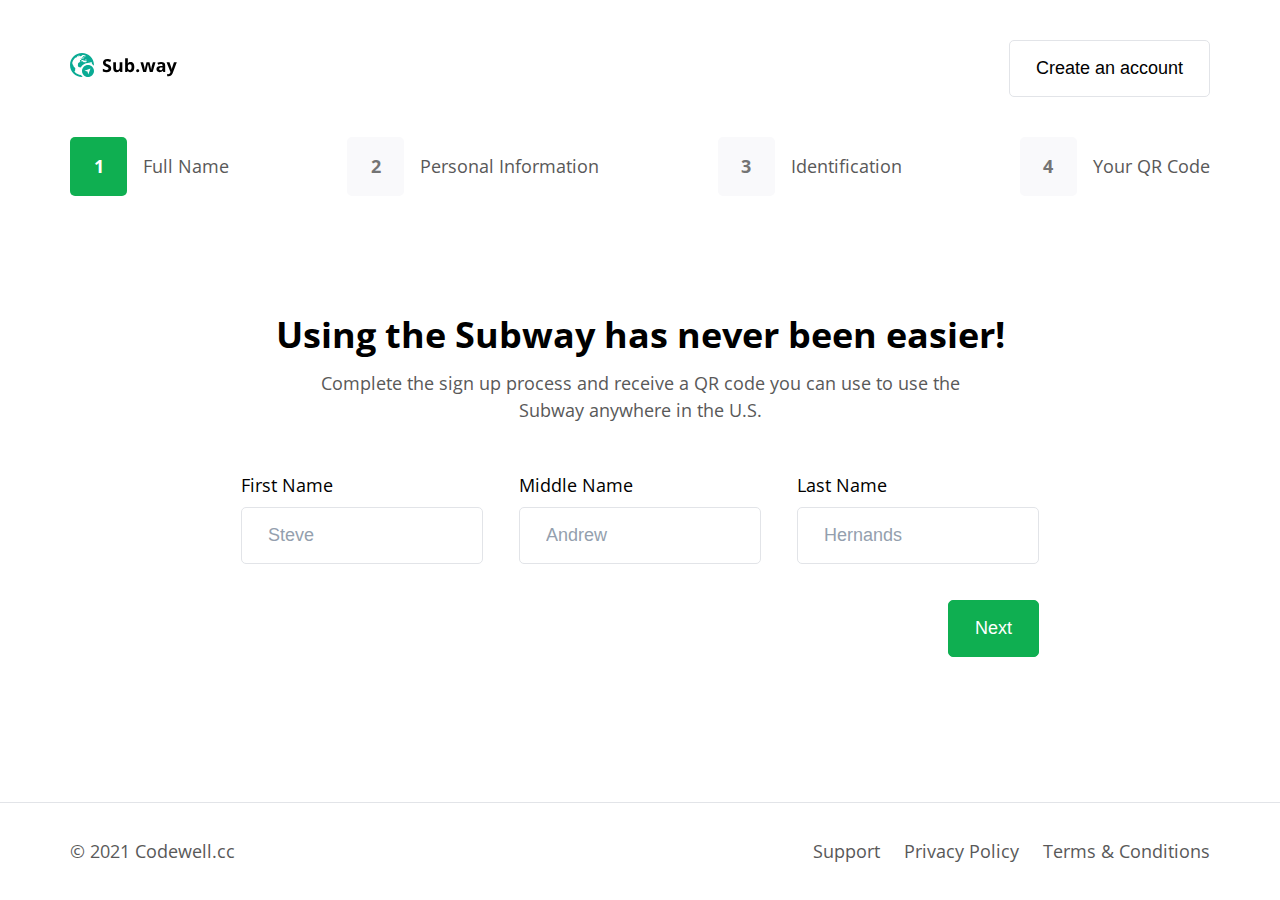
<file: 2022/subway-multi-step-form/index.html>
<!doctype html>
<html lang="en">

<head>
    <!-- Required meta tags -->
    <meta charset="utf-8">
    <meta name="viewport" content="width=device-width, initial-scale=1, shrink-to-fit=no">
    <meta http-equiv="X-UA-Compatible" content="ie=edge">
    <meta name="Description" content="Subway multistep form template, Codewell challenge done by Deepart. Practicing CSS, loops, and fetch Javascript skills with this challenge." />

    <link rel="shortcut icon" href="assets/images/favicon.png" type="image/x-icon">
    <link rel="apple-touch-icon" href="assets/images/favicon.png">
    <!-- google fonts -->
    <link rel="preconnect" href="https://fonts.googleapis.com">
    <link rel="preconnect" href="https://fonts.gstatic.com" crossorigin>
    <link href="https://fonts.googleapis.com/css2?family=Open+Sans:wght@400;700&display=swap" rel="stylesheet">
    <link rel="stylesheet" href="assets/css/main.min.css">
    <title>Subway multistep form template | Codewell Challenge</title>
</head>

<body>

    <!-- header -->
    <header class="header">
        <div class="container header__container">
            <div class="header__logo">
                <img src="assets/images/logo.svg" alt="Subway">
            </div>
            <div class="header__cta">
                <button role="button" class="btn btn--secondary">Create an account</button>
            </div>
        </div>
    </header>
    <!-- /header -->

    <!-- main -->
    <main>

        <!-- stepper -->
        <section class="stepper">
            <div class="container stepper__container">
                <ul class="stepper__list">
                    <li class="stepper__list__item active" data-step="step-1">Full Name</li>
                    <li class="stepper__list__item" data-step="step-2">Personal Information</li>
                    <li class="stepper__list__item" data-step="step-3">Identification</li>
                    <li class="stepper__list__item" data-step="step-4">Your QR Code</li>
                </ul>

                <div class="stepper__wrapper">
                    <!-- full name -->
                    <article class="stepper__content active" id="step-1">
                        <h2>Using the Subway has never been easier!</h2>
                        <p>Complete the sign up process and receive a QR code you can use to use the Subway anywhere in the U.S.</p>
                        <form id="full-name" class="form form--1" method="post">
                            <div class="form__group">
                                <label for="firstName" class="form__label">First Name</label>
                                <input type="text" name="firstName" id="fullName" class="form__input" placeholder="Steve">
                            </div>
                            <div class="form__group">
                                <label for="middleName" class="form__label">Middle Name</label>
                                <input type="text" name="middleName" id="fullName" class="form__input" placeholder="Andrew">
                            </div>
                            <div class="form__group">
                                <label for="lastName" class="form__label">Last Name</label>
                                <input type="text" name="lastName" id="fullName" class="form__input" placeholder="Hernands">
                            </div>
                            <div class="form__btn">
                                <button role="button" class="btn btn--primary" data-goto="step-2">Next</button>
                            </div>
                        </form>
                    </article>
                    <!-- /full name -->


                    <!-- Personal Information -->
                    <article class="stepper__content" id="step-2">
                        <h2>Enter your personal information</h2>
                        <p>This is used to match what you wrote to confirm your identity. This is required by law.</p>
                        <form id="personal-information" class="form form--2">
                            <div class="form__group">
                                <label for="dob" class="form__label">Date of Birth</label>
                                <input type="text" name="dob" id="fullName" class="form__input" placeholder="May 5, 1976">
                                <!-- <input type="date" name="dob" id="fullName" class="form__input" placeholder="May 5, 1976"> -->
                            </div>
                            <div class="form__group">
                                <label for="phoneNumber" class="form__label">Phone Number</label>
                                <input type="tel" name="phoneNumber" id="fullName" class="form__input" placeholder="521-231-464">
                            </div>
                            <div class="form__group">
                                <label for="address" class="form__label">Address</label>
                                <input type="text" name="address" id="fullName" class="form__input" placeholder="15 Yemen Road, Yemen">
                            </div>
                            <div class="form__btn">
                                <button role="button" class="btn btn--primary" data-goto="step-3">Next</button>
                            </div>
                        </form>
                    </article>
                    <!-- /Personal Information -->

                    <!-- Identification -->
                    <article class="stepper__content" id="step-3">
                        <h2>Upload identification</h2>
                        <p>Acceptable forms of identification are ID, Driver’s License, or College ID.</p>
                        <form class="file__upload__form" id="file-upload-form">
                            <div class="file__upload">
                                <label for="drag-file">
                                    <div><img src="assets/images/folder.svg" alt="Folder" class="icon"></div>
                                    <div class="drag-msg">Drag and drop an image of your ID here</div>
                                    <input type="file" name="drag-file" id="drag-file" hidden>
                                </label>
                            </div>
                            <div class="form__btn">
                                <button role="button" class="btn btn--primary" data-goto="step-4">Next</button>
                            </div>
                        </form>
                    </article>
                    <!-- /Identification -->

                    <!-- Your QR Code -->
                    <article class="stepper__content" id="step-4">
                        <h2>Here’s your QR Code!</h2>
                        <p>Scan this code the next time you’re in the subway, you will not need to pay for tickets.</p>
                        <div><a href="assets/images/qr-code.svg" download><img src="assets/images/qr-code.svg" alt="QR Code" download></a></div>
                    </article>
                    <!-- /Your QR Code -->

                </div>
            </div>
        </section>
        <!-- /form stepper -->

    </main>
    <!-- /main -->

    <!-- footer -->
    <footer class="footer">
        <div class="container footer__container">
            <div class="footer__wrapper">
                <div class="footer-copyright">© 2021 Codewell.cc</div>
                <ul>
                    <li><a href="#">Support</a></li>
                    <li><a href="#">Privacy Policy</a></li>
                    <li><a href="#">Terms & Conditions</a></li>
                </ul>
            </div>
        </div>
    </footer>
    <!-- /footer -->



    <script src="assets/js/app.js"></script>
</body>

</html>
</file>
<file: arclight/Assets/style/style.min.css>
.hero__banner .user,.btn,.price .col__price{border-radius:5px}main ul:not([class]){margin:20px 0}main ul:not([class])>*{display:-webkit-box;display:-ms-flexbox;display:flex;position:relative;padding-left:35px}main ul:not([class])>*:not(:last-child){margin-bottom:15px}main ul:not([class])>* svg{margin-right:10px;width:28px;height:28px;position:absolute;left:0;top:0}main ul:not([class])>* a{color:inherit;font-weight:bold;text-decoration:underline}.header__wrapper,.header__nav__list{display:-webkit-box;display:-ms-flexbox;display:flex;-webkit-box-pack:justify;-ms-flex-pack:justify;justify-content:space-between;-webkit-box-align:center;-ms-flex-align:center;align-items:center}.hero__banner .user{background-color:#fff;padding:20px;-webkit-box-shadow:0 4px 100px rgba(36,45,254,0.2);box-shadow:0 4px 100px rgba(36,45,254,0.2)}@media only screen and (min-width: 992px){.header__nav__list{display:-webkit-box;display:-ms-flexbox;display:flex;-webkit-box-pack:justify;-ms-flex-pack:justify;justify-content:space-between;-webkit-box-align:center;-ms-flex-align:center;align-items:center}}*{margin:0;padding:0;-webkit-box-sizing:border-box;box-sizing:border-box}body{font-size:18px;font-family:"Merriweather",serif;font-weight:400;line-height:1.5;background-color:#242dfe;padding:10px;color:#fff;position:relative}h1,h2,h3,h4,h5,h6{font-family:"Bitter",serif;font-weight:bold}h1,h2,h3{font-size:36px;line-height:43px;color:#000}h3{margin-bottom:10px}h4{font-size:18px}ul{list-style:none}.bg-linear{background-image:-webkit-gradient(linear, left top, left bottom, color-stop(26.1%, #fff), color-stop(110.16%, #f2f5fa));background-image:linear-gradient(180deg, #fff 26.1%, #f2f5fa 110.16%)}a{text-decoration:underline}main{color:#595959}main section{padding:80px 0}.text--gray{color:#9fa5b6}.text--black{color:#000}@media only screen and (min-width: 768px){h1,h2{font-size:56px;line-height:67px}}.btn{background-color:transparent;border:1px solid transparent;cursor:pointer;font-family:"Bitter",serif;font-size:18px;line-height:27px;padding:18px 24px;-webkit-transition:all .3s ease-in-out;transition:all .3s ease-in-out;display:-webkit-inline-box;display:-ms-inline-flexbox;display:inline-flex}.btn img{margin-right:10px;display:block}.btn__wrapper{display:-webkit-box;display:-ms-flexbox;display:flex;-webkit-box-align:center;-ms-flex-align:center;align-items:center;-ms-flex-wrap:wrap;flex-wrap:wrap;margin:20px 0}.btn__wrapper .btn:not(:last-child){margin-right:20px}.btn:focus{outline:none}.btn--primary{background-color:#242dfe;color:#fff;font-weight:bold}.btn--primary span{font-weight:normal}.btn--primary:hover{background-color:#413df6}.btn--secondary{background-color:#fff;color:#595959}.btn--menu{display:none}@media only screen and (max-width: 991px){.btn--menu{display:block}.btn--menu img{margin-right:0}}@media only screen and (max-width: 767px){.btn:not(.btn--menu){display:-webkit-box;display:-ms-flexbox;display:flex;-webkit-box-pack:center;-ms-flex-pack:center;justify-content:center;width:100%;margin-bottom:10px}}.header{position:absolute;top:10px;left:10px;width:calc(100% - 20px);padding:20px 0;background-color:#fff}.header__logo img{display:block}.header__nav,.header__cta{display:none}.header__nav{font-family:"Merriweather",serif}.header__nav__link{text-decoration:none;color:#595959}@media only screen and (min-width: 992px){.header{padding:20px 0}.header__nav,.header__cta{display:block}.header__nav__item:not(:last-child){margin-right:20px}}@media only screen and (max-width: 991px){.header__nav{display:block;position:absolute;background-color:#fff;width:100%;left:0;top:100%;-webkit-box-shadow:0 4px 100px rgba(36,45,254,0.2);box-shadow:0 4px 100px rgba(36,45,254,0.2);z-index:9;max-height:0;overflow:hidden;-webkit-transition:all .3s ease-in-out;transition:all .3s ease-in-out}.header__nav__list{display:block}.header__nav__link{display:block;padding:16px}.header__nav__link:hover{background-color:rgba(36,45,254,0.1)}.menu-open .header__nav{max-height:180px}}.container{max-width:100%;width:100%;padding-left:20px;padding-right:20px;margin-left:auto;margin-right:auto}img{max-width:100%;height:auto}.hero__banner{background-image:-webkit-gradient(linear, left top, left bottom, color-stop(26.1%, #fff), color-stop(110.16%, #f2f5fa));background-image:linear-gradient(180deg, #fff 26.1%, #f2f5fa 110.16%);padding-top:0}.hero__banner__map{position:relative;margin:auto;margin-bottom:60px;max-width:600px}.hero__banner__map__img{display:block;margin:auto}.hero__banner__rating{display:-webkit-box;display:-ms-flexbox;display:flex;-ms-flex-wrap:wrap;flex-wrap:wrap;-webkit-box-pack:center;-ms-flex-pack:center;justify-content:center;padding-bottom:80px}.hero__banner__rating__list{display:-webkit-box;display:-ms-flexbox;display:flex;-webkit-box-pack:center;-ms-flex-pack:center;justify-content:center;width:100%;margin-bottom:10px}.hero__banner .user{display:inline-block;text-align:center;position:absolute}.hero__banner .user>*:not(:last-child){margin-bottom:8px}.hero__banner .user h4{color:#000}.hero__banner .user__img{width:36px;height:36px;display:block;margin:auto}.hero__banner .user__name,.hero__banner .user__location{font-size:14px;font-family:"Roboto",sans-serif}.hero__banner .user--1{top:-40px;left:39%;-webkit-transform:rotate(-20deg);transform:rotate(-20deg)}.hero__banner .user--2{bottom:0;right:20px;-webkit-transform:rotate(-15deg);transform:rotate(-15deg)}.hero__banner .user--3{bottom:40px;left:10px;-webkit-transform:rotate(15deg);transform:rotate(15deg)}.hero__banner .logo__list{display:-ms-grid;display:grid;grid-gap:20px;-ms-grid-columns:(1fr)[2];grid-template-columns:repeat(2, 1fr);-webkit-box-pack:center;-ms-flex-pack:center;justify-content:center;padding-bottom:20px}.hero__banner .logo__list__item img{display:block;margin:auto}.dashboard{padding-bottom:0;color:#e7e8fe}.dashboard .container{display:-ms-grid;display:grid}.dashboard .container h3{color:#fff}.dashboard .container .col__left{-ms-grid-row:2;-ms-grid-row-span:1;grid-row:2/3;margin-bottom:0}.dashboard .container .col__left img{display:block;margin:auto}.dashboard .container .col__right{-ms-grid-row:1;-ms-grid-row-span:1;grid-row:1/2}.features .container{display:-ms-grid;display:grid}.features .container .col__left,.features .container .col__right{background-color:#242dfe;color:#e7e8fe;padding:20px}.features .container .col__left h3,.features .container .col__right h3{color:#fff}.price{padding-top:0}.price .btn{width:100%;-webkit-box-pack:center;-ms-flex-pack:center;justify-content:center}.price .col__price{padding:20px}.price .col__price:not(:last-child){margin-bottom:80px}.price .col__price__heading{display:-webkit-box;display:-ms-flexbox;display:flex;-webkit-box-align:end;-ms-flex-align:end;align-items:flex-end;line-height:1;color:#9fa5b6;margin-bottom:20px}.price .col__price__heading p{position:relative;bottom:16px}.price .col__price ul li svg circle{fill:#242dfe}.price .col__price ul li svg path{fill:#e7e8fe}.price .col__price h2{color:#595959}.price .col__price--active{background-color:#242dfe;color:#e7e8fe}.price .col__price--active h2{color:#fff}.price .col__price--active .btn--primary{background-color:#e7e8fe;color:#242dfe}.price .col__price--active ul li svg circle{fill:#e7e8fe}.price .col__price--active ul li svg path{fill:#242dfe}@media only screen and (min-width: 768px){.container{max-width:calc(648px + 20px)}}@media only screen and (min-width: 992px){.container{max-width:calc(850px + 20px)}.hero__banner .logo__list{padding-bottom:0;-ms-grid-columns:(1fr)[3];grid-template-columns:repeat(3, 1fr)}.hero__banner__rating{-webkit-box-pack:start;-ms-flex-pack:start;justify-content:flex-start}.hero__banner__rating__list{margin-right:15px;width:auto}.dashboard .container{grid-gap:40px;-webkit-box-align:end;-ms-flex-align:end;align-items:flex-end}.dashboard .container .col__left{-ms-grid-column:1;-ms-grid-column-span:1;grid-column:1/2;-ms-grid-row:1;grid-row:1}.dashboard .container .col__right{padding-bottom:80px}.features .container{-ms-grid-columns:(1fr)[2];grid-template-columns:repeat(2, 1fr);grid-gap:20px}.price .container{display:-ms-grid;display:grid;grid-gap:20px}.price .container .col__price{margin-bottom:0;-ms-grid-row:1;grid-row:1;-ms-grid-column:1;-ms-grid-column-span:1;grid-column:1/2}.price .container .col__price--starter{-ms-grid-column:1;-ms-grid-column-span:2;grid-column:1/3;-ms-grid-row:2;grid-row:2}.price .container .col__price--pro{-ms-grid-column:2;-ms-grid-column-span:1;grid-column:2/3;-ms-grid-row:1;grid-row:1}}@media only screen and (min-width: 1200px){.container{max-width:calc(1140px + 20px)}.hero__banner__wrapper{display:-ms-grid;display:grid;grid-gap:20px;padding:80px 0}.hero__banner__map{-ms-grid-column:3;-ms-grid-column-span:1;grid-column:3/4;-ms-grid-row:1;grid-row:1;padding-top:0}.hero__banner__caption{-ms-grid-column:1;-ms-grid-column-span:1;grid-column:1/2;-ms-grid-row:1;grid-row:1}.hero__banner__rating{padding-bottom:0}.hero__banner .logo__list{padding-bottom:0;-ms-grid-columns:(1fr)[6];grid-template-columns:repeat(6, 1fr)}.price .container{-ms-grid-columns:(1fr)[3];grid-template-columns:repeat(3, 1fr)}.price .container .col__price{margin-bottom:0;-ms-grid-row:1;grid-row:1;-ms-grid-column:1;-ms-grid-column-span:1;grid-column:1/2}.price .container .col__price--starter{-ms-grid-column:2;-ms-grid-column-span:1;grid-column:2/3;-ms-grid-row:1;grid-row:1}.price .container .col__price--pro{-ms-grid-column:3;-ms-grid-column-span:1;grid-column:3/4;-ms-grid-row:1;grid-row:1}}@media only screen and (max-width: 1199px){.hero__banner__wrapper{padding-top:80px}}@media only screen and (max-width: 991px){.col__left{margin-bottom:20px}}@media only screen and (max-width: 450px){.hero__banner .user{padding:10px;max-width:80px}.hero__banner .user h4{display:none;line-height:1}}.footer{padding:80px 0 20px;color:#e7e8fe}.footer__info,.footer__list{margin-bottom:40px}.footer h4,.footer__logo{color:#fff;margin-bottom:20px}.footer__list li{margin-bottom:8px}.footer a{color:inherit;text-decoration:none}@media only screen and (min-width: 768px){.footer{font-size:16px}.footer__list__container{display:-ms-grid;display:grid;-ms-grid-columns:(1fr)[4];grid-template-columns:repeat(4, 1fr)}}@media only screen and (min-width: 1200px){.footer{font-size:16px}.footer .container{display:-webkit-box;display:-ms-flexbox;display:flex;-webkit-box-pack:justify;-ms-flex-pack:justify;justify-content:space-between}.footer__info{max-width:430px;padding-left:40px}}
/*# sourceMappingURL=style.min.css.map */
</file>
<file: spense/Assets/css/style.css>
/*
! tailwindcss v3.0.7 | MIT License | https://tailwindcss.com
*/

/*
1. Prevent padding and border from affecting element width. (https://github.com/mozdevs/cssremedy/issues/4)
2. Allow adding a border to an element by just adding a border-width. (https://github.com/tailwindcss/tailwindcss/pull/116)
*/

*,
::before,
::after {
  box-sizing: border-box;
  /* 1 */
  border-width: 0;
  /* 2 */
  border-style: solid;
  /* 2 */
  border-color: currentColor;
  /* 2 */
}

::before,
::after {
  --tw-content: '';
}

/*
1. Use a consistent sensible line-height in all browsers.
2. Prevent adjustments of font size after orientation changes in iOS.
3. Use a more readable tab size.
4. Use the user's configured `sans` font-family by default.
*/

html {
  line-height: 1.5;
  /* 1 */
  -webkit-text-size-adjust: 100%;
  /* 2 */
  -moz-tab-size: 4;
  /* 3 */
  -o-tab-size: 4;
     tab-size: 4;
  /* 3 */
  font-family: ui-sans-serif, system-ui, -apple-system, BlinkMacSystemFont, "Segoe UI", Roboto, "Helvetica Neue", Arial, "Noto Sans", sans-serif, "Apple Color Emoji", "Segoe UI Emoji", "Segoe UI Symbol", "Noto Color Emoji";
  /* 4 */
}

/*
1. Remove the margin in all browsers.
2. Inherit line-height from `html` so users can set them as a class directly on the `html` element.
*/

body {
  margin: 0;
  /* 1 */
  line-height: inherit;
  /* 2 */
}

/*
1. Add the correct height in Firefox.
2. Correct the inheritance of border color in Firefox. (https://bugzilla.mozilla.org/show_bug.cgi?id=190655)
3. Ensure horizontal rules are visible by default.
*/

hr {
  height: 0;
  /* 1 */
  color: inherit;
  /* 2 */
  border-top-width: 1px;
  /* 3 */
}

/*
Add the correct text decoration in Chrome, Edge, and Safari.
*/

abbr[title] {
  -webkit-text-decoration: underline dotted;
          text-decoration: underline dotted;
}

/*
Remove the default font size and weight for headings.
*/

h1,
h2,
h3,
h4,
h5,
h6 {
  font-size: inherit;
  font-weight: inherit;
}

/*
Reset links to optimize for opt-in styling instead of opt-out.
*/

a {
  color: inherit;
  text-decoration: inherit;
}

/*
Add the correct font weight in Edge and Safari.
*/

b,
strong {
  font-weight: bolder;
}

/*
1. Use the user's configured `mono` font family by default.
2. Correct the odd `em` font sizing in all browsers.
*/

code,
kbd,
samp,
pre {
  font-family: ui-monospace, SFMono-Regular, Menlo, Monaco, Consolas, "Liberation Mono", "Courier New", monospace;
  /* 1 */
  font-size: 1em;
  /* 2 */
}

/*
Add the correct font size in all browsers.
*/

small {
  font-size: 80%;
}

/*
Prevent `sub` and `sup` elements from affecting the line height in all browsers.
*/

sub,
sup {
  font-size: 75%;
  line-height: 0;
  position: relative;
  vertical-align: baseline;
}

sub {
  bottom: -0.25em;
}

sup {
  top: -0.5em;
}

/*
1. Remove text indentation from table contents in Chrome and Safari. (https://bugs.chromium.org/p/chromium/issues/detail?id=999088, https://bugs.webkit.org/show_bug.cgi?id=201297)
2. Correct table border color inheritance in all Chrome and Safari. (https://bugs.chromium.org/p/chromium/issues/detail?id=935729, https://bugs.webkit.org/show_bug.cgi?id=195016)
3. Remove gaps between table borders by default.
*/

table {
  text-indent: 0;
  /* 1 */
  border-color: inherit;
  /* 2 */
  border-collapse: collapse;
  /* 3 */
}

/*
1. Change the font styles in all browsers.
2. Remove the margin in Firefox and Safari.
3. Remove default padding in all browsers.
*/

button,
input,
optgroup,
select,
textarea {
  font-family: inherit;
  /* 1 */
  font-size: 100%;
  /* 1 */
  line-height: inherit;
  /* 1 */
  color: inherit;
  /* 1 */
  margin: 0;
  /* 2 */
  padding: 0;
  /* 3 */
}

/*
Remove the inheritance of text transform in Edge and Firefox.
*/

button,
select {
  text-transform: none;
}

/*
1. Correct the inability to style clickable types in iOS and Safari.
2. Remove default button styles.
*/

button,
[type='button'],
[type='reset'],
[type='submit'] {
  -webkit-appearance: button;
  /* 1 */
  background-color: transparent;
  /* 2 */
  background-image: none;
  /* 2 */
}

/*
Use the modern Firefox focus style for all focusable elements.
*/

:-moz-focusring {
  outline: auto;
}

/*
Remove the additional `:invalid` styles in Firefox. (https://github.com/mozilla/gecko-dev/blob/2f9eacd9d3d995c937b4251a5557d95d494c9be1/layout/style/res/forms.css#L728-L737)
*/

:-moz-ui-invalid {
  box-shadow: none;
}

/*
Add the correct vertical alignment in Chrome and Firefox.
*/

progress {
  vertical-align: baseline;
}

/*
Correct the cursor style of increment and decrement buttons in Safari.
*/

::-webkit-inner-spin-button,
::-webkit-outer-spin-button {
  height: auto;
}

/*
1. Correct the odd appearance in Chrome and Safari.
2. Correct the outline style in Safari.
*/

[type='search'] {
  -webkit-appearance: textfield;
  /* 1 */
  outline-offset: -2px;
  /* 2 */
}

/*
Remove the inner padding in Chrome and Safari on macOS.
*/

::-webkit-search-decoration {
  -webkit-appearance: none;
}

/*
1. Correct the inability to style clickable types in iOS and Safari.
2. Change font properties to `inherit` in Safari.
*/

::-webkit-file-upload-button {
  -webkit-appearance: button;
  /* 1 */
  font: inherit;
  /* 2 */
}

/*
Add the correct display in Chrome and Safari.
*/

summary {
  display: list-item;
}

/*
Removes the default spacing and border for appropriate elements.
*/

blockquote,
dl,
dd,
h1,
h2,
h3,
h4,
h5,
h6,
hr,
figure,
p,
pre {
  margin: 0;
}

fieldset {
  margin: 0;
  padding: 0;
}

legend {
  padding: 0;
}

ol,
ul,
menu {
  list-style: none;
  margin: 0;
  padding: 0;
}

/*
Prevent resizing textareas horizontally by default.
*/

textarea {
  resize: vertical;
}

/*
1. Reset the default placeholder opacity in Firefox. (https://github.com/tailwindlabs/tailwindcss/issues/3300)
2. Set the default placeholder color to the user's configured gray 400 color.
*/

input::-moz-placeholder, textarea::-moz-placeholder {
  opacity: 1;
  /* 1 */
  color: #9ca3af;
  /* 2 */
}

input:-ms-input-placeholder, textarea:-ms-input-placeholder {
  opacity: 1;
  /* 1 */
  color: #9ca3af;
  /* 2 */
}

input::placeholder,
textarea::placeholder {
  opacity: 1;
  /* 1 */
  color: #9ca3af;
  /* 2 */
}

/*
Set the default cursor for buttons.
*/

button,
[role="button"] {
  cursor: pointer;
}

/*
Make sure disabled buttons don't get the pointer cursor.
*/

:disabled {
  cursor: default;
}

/*
1. Make replaced elements `display: block` by default. (https://github.com/mozdevs/cssremedy/issues/14)
2. Add `vertical-align: middle` to align replaced elements more sensibly by default. (https://github.com/jensimmons/cssremedy/issues/14#issuecomment-634934210)
   This can trigger a poorly considered lint error in some tools but is included by design.
*/

img,
svg,
video,
canvas,
audio,
iframe,
embed,
object {
  display: block;
  /* 1 */
  vertical-align: middle;
  /* 2 */
}

/*
Constrain images and videos to the parent width and preserve their intrinsic aspect ratio. (https://github.com/mozdevs/cssremedy/issues/14)
*/

img,
video {
  max-width: 100%;
  height: auto;
}

/*
Ensure the default browser behavior of the `hidden` attribute.
*/

[hidden] {
  display: none;
}

*, ::before, ::after {
  --tw-border-opacity: 1;
  border-color: rgb(229 231 235 / var(--tw-border-opacity));
}

.container {
  width: 100%;
  margin-right: auto;
  margin-left: auto;
  padding-right: 2.5rem;
  padding-left: 2.5rem;
}

@media (min-width: 500px) {
  .container {
    max-width: 500px;
  }
}

@media (min-width: 640px) {
  .container {
    max-width: 640px;
  }
}

@media (min-width: 768px) {
  .container {
    max-width: 768px;
  }
}

@media (min-width: 992px) {
  .container {
    max-width: 992px;
  }
}

@media (min-width: 1220px) {
  .container {
    max-width: 1220px;
  }
}

.absolute {
  position: absolute;
}

.relative {
  position: relative;
}

.left-0 {
  left: 0px;
}

.bottom-0 {
  bottom: 0px;
}

.top-full {
  top: 100%;
}

.bottom-4 {
  bottom: 1rem;
}

.-bottom-4 {
  bottom: -1rem;
}

.top-7 {
  top: 1.75rem;
}

.top-9 {
  top: 2.25rem;
}

.top-10 {
  top: 2.5rem;
}

.mx-auto {
  margin-left: auto;
  margin-right: auto;
}

.mr-2 {
  margin-right: 0.5rem;
}

.ml-2 {
  margin-left: 0.5rem;
}

.mb-10 {
  margin-bottom: 2.5rem;
}

.mb-2 {
  margin-bottom: 0.5rem;
}

.mb-4 {
  margin-bottom: 1rem;
}

.mb-8 {
  margin-bottom: 2rem;
}

.block {
  display: block;
}

.inline {
  display: inline;
}

.flex {
  display: flex;
}

.hidden {
  display: none;
}

.w-64 {
  width: 16rem;
}

.w-full {
  width: 100%;
}

.w-6\/12 {
  width: 50%;
}

.max-w-full {
  max-width: 100%;
}

@-webkit-keyframes spin {
  to {
    transform: rotate(360deg);
  }
}

@keyframes spin {
  to {
    transform: rotate(360deg);
  }
}

.animate-spin {
  -webkit-animation: spin 1s linear infinite;
          animation: spin 1s linear infinite;
}

@-webkit-keyframes ping {
  75%, 100% {
    transform: scale(2);
    opacity: 0;
  }
}

@keyframes ping {
  75%, 100% {
    transform: scale(2);
    opacity: 0;
  }
}

.animate-ping {
  -webkit-animation: ping 1s cubic-bezier(0, 0, 0.2, 1) infinite;
          animation: ping 1s cubic-bezier(0, 0, 0.2, 1) infinite;
}

.cursor-pointer {
  cursor: pointer;
}

.list-checkmark {
  list-style-type: url(Assets/images/checkmark.svg);
}

.flex-wrap {
  flex-wrap: wrap;
}

.items-center {
  align-items: center;
}

.justify-center {
  justify-content: center;
}

.justify-between {
  justify-content: space-between;
}

.space-x-6 > :not([hidden]) ~ :not([hidden]) {
  --tw-space-x-reverse: 0;
  margin-right: calc(1.5rem * var(--tw-space-x-reverse));
  margin-left: calc(1.5rem * calc(1 - var(--tw-space-x-reverse)));
}

.rounded-5 {
  border-radius: 5px;
}

.rounded-10 {
  border-radius: 10px;
}

.border {
  border-width: 1px;
}

.border-prime-400 {
  --tw-border-opacity: 1;
  border-color: rgb(177 177 177 / var(--tw-border-opacity));
}

.bg-black {
  --tw-bg-opacity: 1;
  background-color: rgb(0 0 0 / var(--tw-bg-opacity));
}

.bg-prime-100 {
  --tw-bg-opacity: 1;
  background-color: rgb(240 238 235 / var(--tw-bg-opacity));
}

.py-5 {
  padding-top: 1.25rem;
  padding-bottom: 1.25rem;
}

.py-10 {
  padding-top: 2.5rem;
  padding-bottom: 2.5rem;
}

.py-4 {
  padding-top: 1rem;
  padding-bottom: 1rem;
}

.px-6 {
  padding-left: 1.5rem;
  padding-right: 1.5rem;
}

.px-10 {
  padding-left: 2.5rem;
  padding-right: 2.5rem;
}

.pb-10 {
  padding-bottom: 2.5rem;
}

.pl-8 {
  padding-left: 2rem;
}

.pt-10 {
  padding-top: 2.5rem;
}

.pt-8 {
  padding-top: 2rem;
}

.pt-16 {
  padding-top: 4rem;
}

.pb-8 {
  padding-bottom: 2rem;
}

.pb-5 {
  padding-bottom: 1.25rem;
}

.text-center {
  text-align: center;
}

.align-middle {
  vertical-align: middle;
}

.font-source {
  font-family: Source Sans Pro, sans-serif;
}

.font-cabin {
  font-family: Cabin, sans-serif;
}

.font-inter {
  font-family: Inter, sans-serif;
}

.text-base {
  font-size: 18px;
  line-height: 27px;
}

.text-lg {
  font-size: 20px;
  line-height: 24px;
}

.text-xl {
  font-size: 36px;
  line-height: 44px;
}

.font-bold {
  font-weight: 700;
}

.leading-6 {
  line-height: 1.5rem;
}

.leading-4 {
  line-height: 1rem;
}

.text-white {
  --tw-text-opacity: 1;
  color: rgb(255 255 255 / var(--tw-text-opacity));
}

.text-black {
  --tw-text-opacity: 1;
  color: rgb(0 0 0 / var(--tw-text-opacity));
}

.text-prime-700 {
  --tw-text-opacity: 1;
  color: rgb(90 84 68 / var(--tw-text-opacity));
}

.text-prime-800 {
  --tw-text-opacity: 1;
  color: rgb(41 41 41 / var(--tw-text-opacity));
}

.text-prime-600 {
  --tw-text-opacity: 1;
  color: rgb(158 158 158 / var(--tw-text-opacity));
}

.underline {
  -webkit-text-decoration-line: underline;
          text-decoration-line: underline;
}

.underline-offset-2 {
  text-underline-offset: 2px;
}

.placeholder\:text-prime-500::-moz-placeholder {
  --tw-text-opacity: 1;
  color: rgb(173 173 173 / var(--tw-text-opacity));
}

.placeholder\:text-prime-500:-ms-input-placeholder {
  --tw-text-opacity: 1;
  color: rgb(173 173 173 / var(--tw-text-opacity));
}

.placeholder\:text-prime-500::placeholder {
  --tw-text-opacity: 1;
  color: rgb(173 173 173 / var(--tw-text-opacity));
}

.before\:absolute::before {
  content: var(--tw-content);
  position: absolute;
}

.before\:top-0::before {
  content: var(--tw-content);
  top: 0px;
}

.before\:left-0::before {
  content: var(--tw-content);
  left: 0px;
}

.before\:h-6::before {
  content: var(--tw-content);
  height: 1.5rem;
}

.before\:w-6::before {
  content: var(--tw-content);
  width: 1.5rem;
}

.before\:bg-checkmark::before {
  content: var(--tw-content);
  background-image: url('../../Assets/images/checkmark.svg');
}

.hover\:text-prime-800:hover {
  --tw-text-opacity: 1;
  color: rgb(41 41 41 / var(--tw-text-opacity));
}

.hover\:text-white:hover {
  --tw-text-opacity: 1;
  color: rgb(255 255 255 / var(--tw-text-opacity));
}

@media (min-width: 500px) {
  .xs\:space-x-4 > :not([hidden]) ~ :not([hidden]) {
    --tw-space-x-reverse: 0;
    margin-right: calc(1rem * var(--tw-space-x-reverse));
    margin-left: calc(1rem * calc(1 - var(--tw-space-x-reverse)));
  }
}

@media (min-width: 640px) {
  .sm\:pr-4 {
    padding-right: 1rem;
  }
}

@media (min-width: 768px) {
  .md\:order-1 {
    order: 1;
  }

  .md\:order-4 {
    order: 4;
  }

  .md\:order-5 {
    order: 5;
  }

  .md\:order-2 {
    order: 2;
  }

  .md\:order-3 {
    order: 3;
  }

  .md\:block {
    display: block;
  }

  .md\:w-6\/12 {
    width: 50%;
  }

  .md\:w-3\/12 {
    width: 25%;
  }

  .md\:py-3 {
    padding-top: 0.75rem;
    padding-bottom: 0.75rem;
  }

  .md\:text-2xl {
    font-size: 56px;
    line-height: 68px;
  }
}

@media (min-width: 992px) {
  .lg\:static {
    position: static;
  }

  .lg\:order-2 {
    order: 2;
  }

  .lg\:order-1 {
    order: 1;
  }

  .lg\:ml-8 {
    margin-left: 2rem;
  }

  .lg\:mb-0 {
    margin-bottom: 0px;
  }

  .lg\:-mt-10 {
    margin-top: -2.5rem;
  }

  .lg\:block {
    display: block;
  }

  .lg\:flex {
    display: flex;
  }

  .lg\:hidden {
    display: none;
  }

  .lg\:w-1\/3 {
    width: 33.333333%;
  }

  .lg\:w-2\/3 {
    width: 66.666667%;
  }

  .lg\:w-6\/12 {
    width: 50%;
  }

  .lg\:w-7\/12 {
    width: 58.333333%;
  }

  .lg\:w-5\/12 {
    width: 41.666667%;
  }

  .lg\:w-4\/12 {
    width: 33.333333%;
  }

  .lg\:w-2\/12 {
    width: 16.666667%;
  }

  .lg\:w-auto {
    width: auto;
  }

  .lg\:items-end {
    align-items: flex-end;
  }

  .lg\:items-center {
    align-items: center;
  }

  .lg\:justify-between {
    justify-content: space-between;
  }

  .lg\:space-x-5 > :not([hidden]) ~ :not([hidden]) {
    --tw-space-x-reverse: 0;
    margin-right: calc(1.25rem * var(--tw-space-x-reverse));
    margin-left: calc(1.25rem * calc(1 - var(--tw-space-x-reverse)));
  }

  .lg\:bg-transparent {
    background-color: transparent;
  }

  .lg\:p-10 {
    padding: 2.5rem;
  }

  .lg\:pr-20 {
    padding-right: 5rem;
  }
}

@media (min-width: 1220px) {
  .xl\:max-w-screen-xl {
    max-width: 1220px;
  }
}

@media (max-width: 499px) {
  .mxs\:mb-4 {
    margin-bottom: 1rem;
  }

  .mxs\:w-full {
    width: 100%;
  }
}
</file>
<file: 2021/personal-blog/assets/css/style.min.css>
.cookie,.project,.blog__post,.announcement,.btn,.pagin__list__item--active,.pagin__list__item:hover,.categ__list__link,.social__list__link,.form__input,.footer__subscribe{border-radius:5px}.cookie,.project,.blog__post,.announcement{padding:30px 20px;border:1px solid #e5e5e5;margin-bottom:30px;background-color:#fff}.cookie h2,.project h2,.blog__post h2,.announcement h2{margin-bottom:15px}.cookie p,.project p,.blog__post p,.announcement p{margin-bottom:15px}.navbar__list,.pagin__list,.cookie__option,.project__list,.categ__list,.social__list,.footer__list{list-style:none}.navbar .container,.pagin,.pagin__list,.blog__post__footer,.blog__post__byline,.blog__post .author{display:-webkit-box;display:-ms-flexbox;display:flex;-webkit-box-pack:justify;-ms-flex-pack:justify;justify-content:space-between;-webkit-box-align:center;-ms-flex-align:center;align-items:center}@media only screen and (min-width: 992px){.navbar__form{display:-webkit-box;display:-ms-flexbox;display:flex;-webkit-box-pack:justify;-ms-flex-pack:justify;justify-content:space-between}.cookie,.project,.blog__post,.announcement{padding:30px}}@media only screen and (max-width: 400px){.cookie,.project,.blog__post,.announcement{padding:20px}}*{margin:0;padding:0;-webkit-box-sizing:border-box;box-sizing:border-box}body{font-size:16px;line-height:150%;color:#70747d;font-family:Inter, sans-serif}h1,h2,h3,h4,h5,h6{color:#110e27;font-weight:bold}h2{font-size:20px}h3{font-size:16px}a{color:inherit;text-decoration:none}img{max-width:100%;height:auto}.fadeIn{margin-top:0 !important;opacity:1 !important;visibility:visible !important;-webkit-transition:all 0.6s ease-in-out;-o-transition:all 0.6s ease-in-out;transition:all 0.6s ease-in-out}.fadeOut{margin-top:-20px !important;opacity:0 !important;visibility:hidden !important;-webkit-transition:all 0.6s ease-in-out;-o-transition:all 0.6s ease-in-out;transition:all 0.6s ease-in-out}@media only screen and (max-width: 767px){.order-md-1{-webkit-box-ordinal-group:2;-ms-flex-order:1;order:1}.order-md-2{-webkit-box-ordinal-group:3;-ms-flex-order:2;order:2}}.btn{background:transparent;border:1px solid transparent;font-size:14px;cursor:pointer;-webkit-transition:all 0.3s ease-in-out;-o-transition:all 0.3s ease-in-out;transition:all 0.3s ease-in-out;display:-webkit-inline-box;display:-ms-inline-flexbox;display:inline-flex;-webkit-box-align:center;-ms-flex-align:center;align-items:center;-webkit-box-pack:center;-ms-flex-pack:center;justify-content:center}.btn img{display:block;margin-right:10px}.btn--primary,.btn--secondary,.btn--transparent{padding:16px 21px;min-width:130px}.btn--primary{font-weight:bold;background-color:#000;color:#fff}.btn--primary:hover{background-color:#2d2727}.btn--secondary{background-color:#fff;color:#70747d;border-color:#e5e5e5}.btn--secondary:hover{background-color:#2d2727}.btn--close{background:#000;padding:20px;position:absolute;top:40px;right:40px}.btn--close img{margin-right:0;-webkit-transform:rotate(45deg);-ms-transform:rotate(45deg);transform:rotate(45deg)}@media only screen and (min-width: 992px){.btn--close{display:none}}.navbar{padding:40px 0}.navbar .container{width:100%}.navbar__brand{font-size:16px;line-height:1;font-weight:bold;color:#110e27;-ms-flex-preferred-size:140px;flex-basis:140px}.navbar button.btn--primary{min-width:200px}@media only screen and (min-width: 992px){#menu__icon{display:none}.navbar__menu{display:-webkit-box;display:-ms-flexbox;display:flex;-ms-flex-preferred-size:calc(100% - 160px);flex-basis:calc(100% - 160px);-webkit-box-pack:justify;-ms-flex-pack:justify;justify-content:space-between;-webkit-box-align:center;-ms-flex-align:center;align-items:center}.navbar__menu .form__group{min-width:289px;margin-right:25px}.navbar__list{display:-webkit-box;display:-ms-flexbox;display:flex;-webkit-box-pack:center;-ms-flex-pack:center;justify-content:center;-ms-flex-preferred-size:630px;flex-basis:630px;padding:0 40px}.navbar__list__item:not(:last-child){margin-right:40px}.navbar__list__link:hover{color:#110e27}}@media only screen and (max-width: 991px){.navbar{padding:20px 0}.navbar__menu{display:-webkit-box;display:-ms-flexbox;display:flex;-webkit-box-orient:vertical;-webkit-box-direction:normal;-ms-flex-direction:column;flex-direction:column;position:fixed;top:0;left:0;right:0;bottom:0;background:#ffffff;z-index:1;-webkit-box-pack:center;-ms-flex-pack:center;justify-content:center;-webkit-box-align:center;-ms-flex-align:center;align-items:center;opacity:0;visibility:hidden;-webkit-transform:scale(0.2);-ms-transform:scale(0.2);transform:scale(0.2);-webkit-transition:all 0.3s ease-in-out;-o-transition:all 0.3s ease-in-out;transition:all 0.3s ease-in-out}.navbar__list{min-width:300px;text-align:center}.navbar__list__item{font-size:18px}.navbar__list__link{display:block;padding:10px}.navbar .form__group{min-width:300px;margin-bottom:20px;margin-top:10px}.navbar .form__group .form__input{max-width:100%}.navbar button.btn--primary{min-width:auto;width:100%}.menu-open{overflow:hidden;padding-right:17px}.menu-open .navbar__menu{opacity:1;visibility:visible;-webkit-transform:scale(1);-ms-transform:scale(1);transform:scale(1)}#menu__icon{padding:20px;position:relative;right:-20px}}.container{max-width:1300px;margin-left:auto;margin-right:auto;padding-left:20px;padding-right:20px}.main__wrapper{position:relative}.col__left,.col__right{display:none}.col__left,.col__center,.col__right{padding:0 20px}.d-center{display:-webkit-box;display:-ms-flexbox;display:flex;-webkit-box-pack:center;-ms-flex-pack:center;justify-content:center;-webkit-box-align:center;-ms-flex-align:center;align-items:center}.mb-40{margin-bottom:40px}.mb-20{margin-bottom:20px}.pagin{-webkit-box-pack:end;-ms-flex-pack:end;justify-content:flex-end;margin-bottom:20px}.pagin__icon{cursor:pointer;min-width:31px;min-height:33px;display:-webkit-box;display:-ms-flexbox;display:flex;-webkit-box-pack:center;-ms-flex-pack:center;justify-content:center;-webkit-box-align:center;-ms-flex-align:center;align-items:center}.pagin__icon img{display:block}.pagin__icon--left{-webkit-transform:rotate(180deg);-ms-transform:rotate(180deg);transform:rotate(180deg)}.pagin__list__item{min-width:31px;min-height:33px;line-height:33px;text-align:center;cursor:pointer}.pagin__list__item:not(:last-child){margin-right:4px}.pagin__list__item--active,.pagin__list__item:hover{color:#fff;background-color:#000}.cookie{padding:40px 20px;width:100%;max-width:398px;position:absolute;margin-top:-20px;opacity:0;visibility:hidden}.cookie__wrapper h3{display:-webkit-box;display:-ms-flexbox;display:flex;-webkit-box-align:center;-ms-flex-align:center;align-items:center;margin-bottom:10px}.cookie__wrapper h3 img{margin-right:10px}.cookie__wrapper p a{font-weight:bold;text-decoration:underline;color:#110e27}.cookie__option{display:none;border-top:1px solid #e5e5e5;padding-top:20px}.cookie__option--expanded{display:block}.cookie__option__item{margin-bottom:20px}.cookie__prefrense{display:-webkit-box;display:-ms-flexbox;display:flex;-webkit-box-pack:justify;-ms-flex-pack:justify;justify-content:space-between;-webkit-box-align:start;-ms-flex-align:start;align-items:flex-start}.cookie__prefrense__wrapper{width:100%;max-width:80%}.cookie__prefrense__wrapper p{margin-bottom:0}.cookie__prefrense__selector input[type="checkbox"]{display:none}.cookie__prefrense__selector input[type="checkbox"]:checked+label{background-color:#6bc3ad}.cookie__prefrense__selector input[type="checkbox"]:checked+label:before{left:14px}.cookie__prefrense__selector label{display:block;width:36px;height:24px;background-color:#bfc9d4;border-radius:99px;position:relative;margin-top:4px;cursor:pointer;-webkit-transition:background-color 0.2s ease-in-out;-o-transition:background-color 0.2s ease-in-out;transition:background-color 0.2s ease-in-out}.cookie__prefrense__selector label::before{content:"";position:absolute;width:16px;height:16px;border-radius:50%;left:6px;top:4px;background:-webkit-gradient(linear, left top, left bottom, from(#fff), to(#f6f6f6));background:-webkit-linear-gradient(top, #fff 0%, #f6f6f6 100%);background:-o-linear-gradient(top, #fff 0%, #f6f6f6 100%);background:linear-gradient(180deg, #fff 0%, #f6f6f6 100%);-webkit-box-shadow:0 2px 4px rgba(96,96,96,0.2);box-shadow:0 2px 4px rgba(96,96,96,0.2);-webkit-transition:left 0.2s ease-in-out;-o-transition:left 0.2s ease-in-out;transition:left 0.2s ease-in-out}.cookie .button__group button:not(:last-child){margin-right:10px}.seperator{width:100%;height:1px;background-color:#e5e5e5;margin:15px 0}.search__post__form{position:relative;margin-bottom:30px}.search__post__form .form__input{padding-right:55px}.search__post__form .btn{position:absolute;right:12px;top:12px;border-color:#e5e5e5;color:#70747d;padding:4px}.project__list__link,.categ__list__link,.social__list__link{display:-webkit-box;display:-ms-flexbox;display:flex}.project{padding:20px}.project__list__item:not(:last-child){margin-bottom:10px}.project__list__link:hover{color:#110e27}.categ__list,.social__list{margin-bottom:20px}.categ__list__link,.social__list__link{padding:12px 15px;border-bottom:1px solid transparent}.categ__list__link img:first-of-type,.social__list__link img:first-of-type{margin-right:15px}.categ__list__link.active,.categ__list__link:hover{background-color:#f3f5f7;font-weight:bold}.social__list__link img:last-of-type{opacity:0.6;margin-left:15px}@media only screen and (min-width: 992px){.cookie{right:40px;top:67%;-webkit-transform:translateY(-50%);-ms-transform:translateY(-50%);transform:translateY(-50%)}.main__wrapper{display:-webkit-box;display:-ms-flexbox;display:flex;-webkit-box-pack:justify;-ms-flex-pack:justify;justify-content:space-between;margin-left:-20px;margin-right:-20px}.col__left,.col__right{display:block;-ms-flex-preferred-size:calc(160px + 40px);flex-basis:calc(160px + 40px)}.col__center{-ms-flex-preferred-size:calc(820px + 40px);flex-basis:calc(820px + 40px)}}@media only screen and (max-width: 991px){.cookie{right:20px;bottom:0}.col__left,.col__center,.col__right{padding:0}}@media only screen and (max-width: 767px){.cookie{right:0;left:0;margin:auto;bottom:auto;top:50%;-webkit-transform:translateY(-50%);-ms-transform:translateY(-50%);transform:translateY(-50%);max-width:107%;width:104%;left:-2%}}@media only screen and (max-width: 450px){.button__group button{margin-bottom:10px}}@media only screen and (max-width: 400px){.cookie{padding:20px}}.blog{position:relative}.blog__post__wrapper{display:-webkit-box;display:-ms-flexbox;display:flex;-webkit-box-orient:vertical;-webkit-box-direction:normal;-ms-flex-direction:column;flex-direction:column}.blog__post__footer{width:100%}.blog__post__footer p,.blog__post__byline p,.blog__post .author p{margin-bottom:0}.blog__post__date{display:none}.blog__post .author{font-weight:bold;color:#110e27}.blog__post .author__avatar{margin-right:10px}.blog__post__timestamp{padding-left:40px;position:relative}.blog__post__timestamp::before{content:"";position:absolute;width:3px;height:3px;left:20px;top:10px;border-radius:50%;background-color:#70747d}.announcement{background-color:#f6ca45;color:#110e27;border-radius:0;border-color:#f6ca45}.announcement__wrapper{display:-webkit-box;display:-ms-flexbox;display:flex;-webkit-box-orient:vertical;-webkit-box-direction:normal;-ms-flex-direction:column;flex-direction:column}.announcement__info{padding:20px 0}.announcement__img{display:none}@media only screen and (min-width: 768px){.blog__post__date,.announcement__date{display:block}.blog__post__wrapper,.announcement__wrapper{-webkit-box-pack:justify;-ms-flex-pack:justify;justify-content:space-between;-webkit-box-orient:unset;-webkit-box-direction:unset;-ms-flex-direction:unset;flex-direction:unset}.blog__post__img,.announcement__img{display:block;-ms-flex-item-align:end;align-self:flex-end}.blog__post__img img,.announcement__img img{display:block}.blog__post__info,.announcement__info{-ms-flex-preferred-size:calc(100% - 313px);flex-basis:calc(100% - 313px)}.announcement{padding-top:0;padding-bottom:0}.announcement__wrapper{-webkit-box-align:center;-ms-flex-align:center;align-items:center}}@media only screen and (max-width: 991px){.blog__post__info,.announcement__info{-ms-flex-preferred-size:calc(100% - 240px);flex-basis:calc(100% - 240px)}}@media only screen and (max-width: 767px){.blog__post__info{margin-top:20px}.blog__post__img{margin-bottom:20px}.blog__post__byline{font-size:14px}.blog__post__timestamp{padding-left:20px}.blog__post__timestamp::before{left:10px}}@media only screen and (max-width: 400px){.blog__post__byline{display:block}.blog__post__timestamp{padding-left:0}.blog__post__timestamp::before{display:none}}label{font-size:0;position:absolute;width:0;height:0}.form__group{position:relative}.form__input{border:1px solid #e5e5e5;display:block;width:100%;max-width:289px;padding:16px;font-size:14px;line-height:17px}.form__input:focus{outline:none}.form__input--gray{background-color:#f3f5f7;padding-left:50px}.form__input--gray+img{position:absolute;left:20px;top:18px;opacity:0.5}.form__input--gray:focus{border-color:#151515;padding-left:20px}.form__input--gray:focus::-webkit-input-placeholder{color:#f3f5f7;opacity:1}.form__input--gray:focus:-ms-input-placeholder{color:#f3f5f7;opacity:1}.form__input--gray:focus::-ms-input-placeholder{color:#f3f5f7;opacity:1}.form__input--gray:focus::placeholder{color:#f3f5f7;opacity:1}.form__input--gray:focus:-ms-input-placeholder{color:#f3f5f7}.form__input--gray:focus::-ms-input-placeholder{color:#f3f5f7}.form__input--gray:focus+img{display:none}.footer{background-image:-webkit-gradient(linear, left top, left bottom, from(#fff), color-stop(50%, #fff), color-stop(50%, #f6ca45), to(#f6ca45));background-image:-webkit-linear-gradient(top, #fff 0%, #fff 50%, #f6ca45 50%, #f6ca45 100%);background-image:-o-linear-gradient(top, #fff 0%, #fff 50%, #f6ca45 50%, #f6ca45 100%);background-image:linear-gradient(to bottom, #fff 0%, #fff 50%, #f6ca45 50%, #f6ca45 100%);color:#110e27;text-align:center;padding:40px 0}.footer__logo{font-weight:bold}.footer__list__item{display:inline-block}.footer__list__item:not(:last-child){margin-right:20px}.footer__info{color:#000}.footer__subscribe{background-color:#000;color:#adadad;padding:40px 40px 0;margin-left:auto;margin-right:auto}.footer__subscribe h2{color:#fff;margin-bottom:10px}.footer__subscribe__left{max-width:420px;margin-left:auto;margin-right:auto}.footer__subscribe__right img{display:block;margin:auto}@media only screen and (min-width: 992px){.footer{background-image:-webkit-gradient(linear, left top, left bottom, from(#fff), color-stop(40%, #fff), color-stop(40%, #f6ca45), to(#f6ca45));background-image:-webkit-linear-gradient(top, #fff 0%, #fff 40%, #f6ca45 40%, #f6ca45 100%);background-image:-o-linear-gradient(top, #fff 0%, #fff 40%, #f6ca45 40%, #f6ca45 100%);background-image:linear-gradient(to bottom, #fff 0%, #fff 40%, #f6ca45 40%, #f6ca45 100%);padding:40px 20px}.footer__subscribe{display:-webkit-box;display:-ms-flexbox;display:flex;-webkit-box-pack:justify;-ms-flex-pack:justify;justify-content:space-between;text-align:left;padding-right:0;margin-bottom:40px;max-width:820px}.footer__subscribe__left{-ms-flex-preferred-size:35%;flex-basis:35%;margin:0;margin-right:20px}.footer__subscribe__left__form .form__group{-webkit-box-pack:start;-ms-flex-pack:start;justify-content:flex-start}}@media only screen and (min-width: 768px){.footer{background-image:-webkit-gradient(linear, left top, left bottom, from(#fff), color-stop(65%, #fff), color-stop(65%, #f6ca45), to(#f6ca45));background-image:-webkit-linear-gradient(top, #fff 0%, #fff 65%, #f6ca45 65%, #f6ca45 100%);background-image:-o-linear-gradient(top, #fff 0%, #fff 65%, #f6ca45 65%, #f6ca45 100%);background-image:linear-gradient(to bottom, #fff 0%, #fff 65%, #f6ca45 65%, #f6ca45 100%)}.footer__info{display:-webkit-box;display:-ms-flexbox;display:flex;-webkit-box-pack:justify;-ms-flex-pack:justify;justify-content:space-between}.footer__info .mb-20{margin-bottom:0 !important}}@media only screen and (max-width: 787px){.footer__subscribe{border-radius:0}}
</file>
<file: 2022/subway-multi-step-form/assets/css/main.min.css>
.stepper__list__item::before{border-radius:5px}.btn,.form__input{border-radius:5px;background-color:transparent;padding:16px 26px;border:1px solid transparent;outline:none;font-size:18px;line-height:1.278}.btn:focus,.form__input:focus{outline:none}@media only screen and (max-width: 400px){.btn,.form__input{font-size:16px;padding:16px 20px}}*{margin:0;padding:0;-webkit-box-sizing:border-box;box-sizing:border-box}body{font-size:18px;font-family:"Open Sans",sans-serif;color:#595959;line-height:1.5}@media only screen and (max-width: 400px){body{font-size:16px}}img{max-width:100%;height:auto}h2{font-size:36px;font-weight:bold;color:#000;line-height:1.5;margin-bottom:0.5rem}ul{margin:0;padding:0;list-style:none}ul li a{text-decoration:none;color:inherit}.container{width:100%;margin-left:auto;margin-right:auto;padding-left:20px;padding-right:20px}@media only screen and (min-width: 1180px){.container{max-width:calc(1140px + 20px + 20px)}}.btn{cursor:pointer}.btn--primary{background-color:#0FAF51;color:#fff;border-color:#0FAF51}.btn--primary:hover{background-color:#0AAB94}.btn--secondary{border-color:#E2E4E8}.btn--secondary:hover{background-color:#F9F9FB}@media only screen and (max-width: 767px){.btn{width:100%}}.form__label{display:block;text-align:left;margin-bottom:0.5rem;color:#000}.form__input{border-color:#E2E4E8;text-align:left;width:100%}.form__input:focus{border-color:#255CE9}::-webkit-input-placeholder{color:#949FAE;opacity:1}:-ms-input-placeholder{color:#949FAE;opacity:1}::-ms-input-placeholder{color:#949FAE;opacity:1}::placeholder{color:#949FAE;opacity:1}::-moz-placeholder{color:#949FAE;opacity:1}.header{padding:20px 0;background-color:#fff}.header__container{display:-webkit-box;display:-ms-flexbox;display:flex;-webkit-box-pack:justify;-ms-flex-pack:justify;justify-content:space-between;-webkit-box-align:center;-ms-flex-align:center;align-items:center}@media only screen and (min-width: 768px){.header{padding:40px 0}}.stepper__list{counter-reset:li}@media only screen and (min-width: 768px){.stepper__list{display:-webkit-box;display:-ms-flexbox;display:flex;-webkit-box-pack:justify;-ms-flex-pack:justify;justify-content:space-between;-webkit-box-align:center;-ms-flex-align:center;align-items:center;-ms-flex-wrap:wrap;flex-wrap:wrap}}.stepper__list__item{margin-bottom:2rem}.stepper__list__item::before{content:counter(li);counter-increment:li;font-weight:bold;text-align:center;width:57px;height:59px;line-height:59px;display:inline-block;color:#747474;background-color:#F9F9FB;margin-right:1rem}.stepper__list__item.active::before{color:#fff;background-color:#0FAF51}.stepper__content{text-align:center;padding-bottom:2rem;visibility:hidden;opacity:0;display:none;-webkit-transition:all .3s ease-in-out;-o-transition:all .3s ease-in-out;transition:all .3s ease-in-out}.stepper__content.active{display:block;opacity:1;visibility:visible}.stepper__content p{margin-bottom:36px}.stepper__content .form{display:-ms-grid;display:grid;grid-gap:36px}.stepper__content .file__upload{border:2px dashed #A4B7DC;background-color:#FBFCFE;padding:.5rem;margin-bottom:36px}.stepper__content .file__upload img{display:block;margin:auto}.stepper__content .file__upload label{min-height:192px;display:-webkit-box;display:-ms-flexbox;display:flex;-webkit-box-pack:center;-ms-flex-pack:center;justify-content:center;-webkit-box-orient:vertical;-webkit-box-direction:normal;-ms-flex-direction:column;flex-direction:column}.stepper__content .file__upload label .icon{display:block;margin:0 auto 1rem}.stepper__content .file__upload.drag-enter{background-color:#F9F9FB;border-color:#0FAF51}@media only screen and (min-width: 1180px){.stepper__content{max-width:70%}}@media only screen and (min-width: 768px){.stepper__content{margin:2rem auto;padding:3rem 0}.stepper__content .file__upload__form{max-width:560px;margin:auto}.stepper__content .form{-ms-grid-columns:(1fr)[3];grid-template-columns:repeat(3, 1fr)}.stepper__content .form__btn{-ms-grid-column:3;grid-column:3;text-align:right}.stepper__content p{padding:0 4rem;margin-bottom:48px}}.footer{padding:35px 0;border-top:1px solid #E2E4E8;z-index:1;background-color:#fff}@media only screen and (min-width: 768px){.footer__wrapper{display:-webkit-box;display:-ms-flexbox;display:flex;-webkit-box-pack:justify;-ms-flex-pack:justify;justify-content:space-between}.footer ul{display:-webkit-box;display:-ms-flexbox;display:flex;-webkit-box-align:center;-ms-flex-align:center;align-items:center;-webkit-box-pack:center;-ms-flex-pack:center;justify-content:center}.footer ul li:not(:first-child){margin-left:1.5rem}}@media only screen and (max-width: 576px){.footer__wrapper{display:-webkit-box;display:-ms-flexbox;display:flex;-webkit-box-pack:justify;-ms-flex-pack:justify;justify-content:space-between}.footer ul{display:-webkit-box;display:-ms-flexbox;display:flex;-webkit-box-align:center;-ms-flex-align:center;align-items:center;-webkit-box-pack:center;-ms-flex-pack:center;justify-content:center}.footer ul li:not(:last-child){margin-bottom:1.5rem}}
</file>
